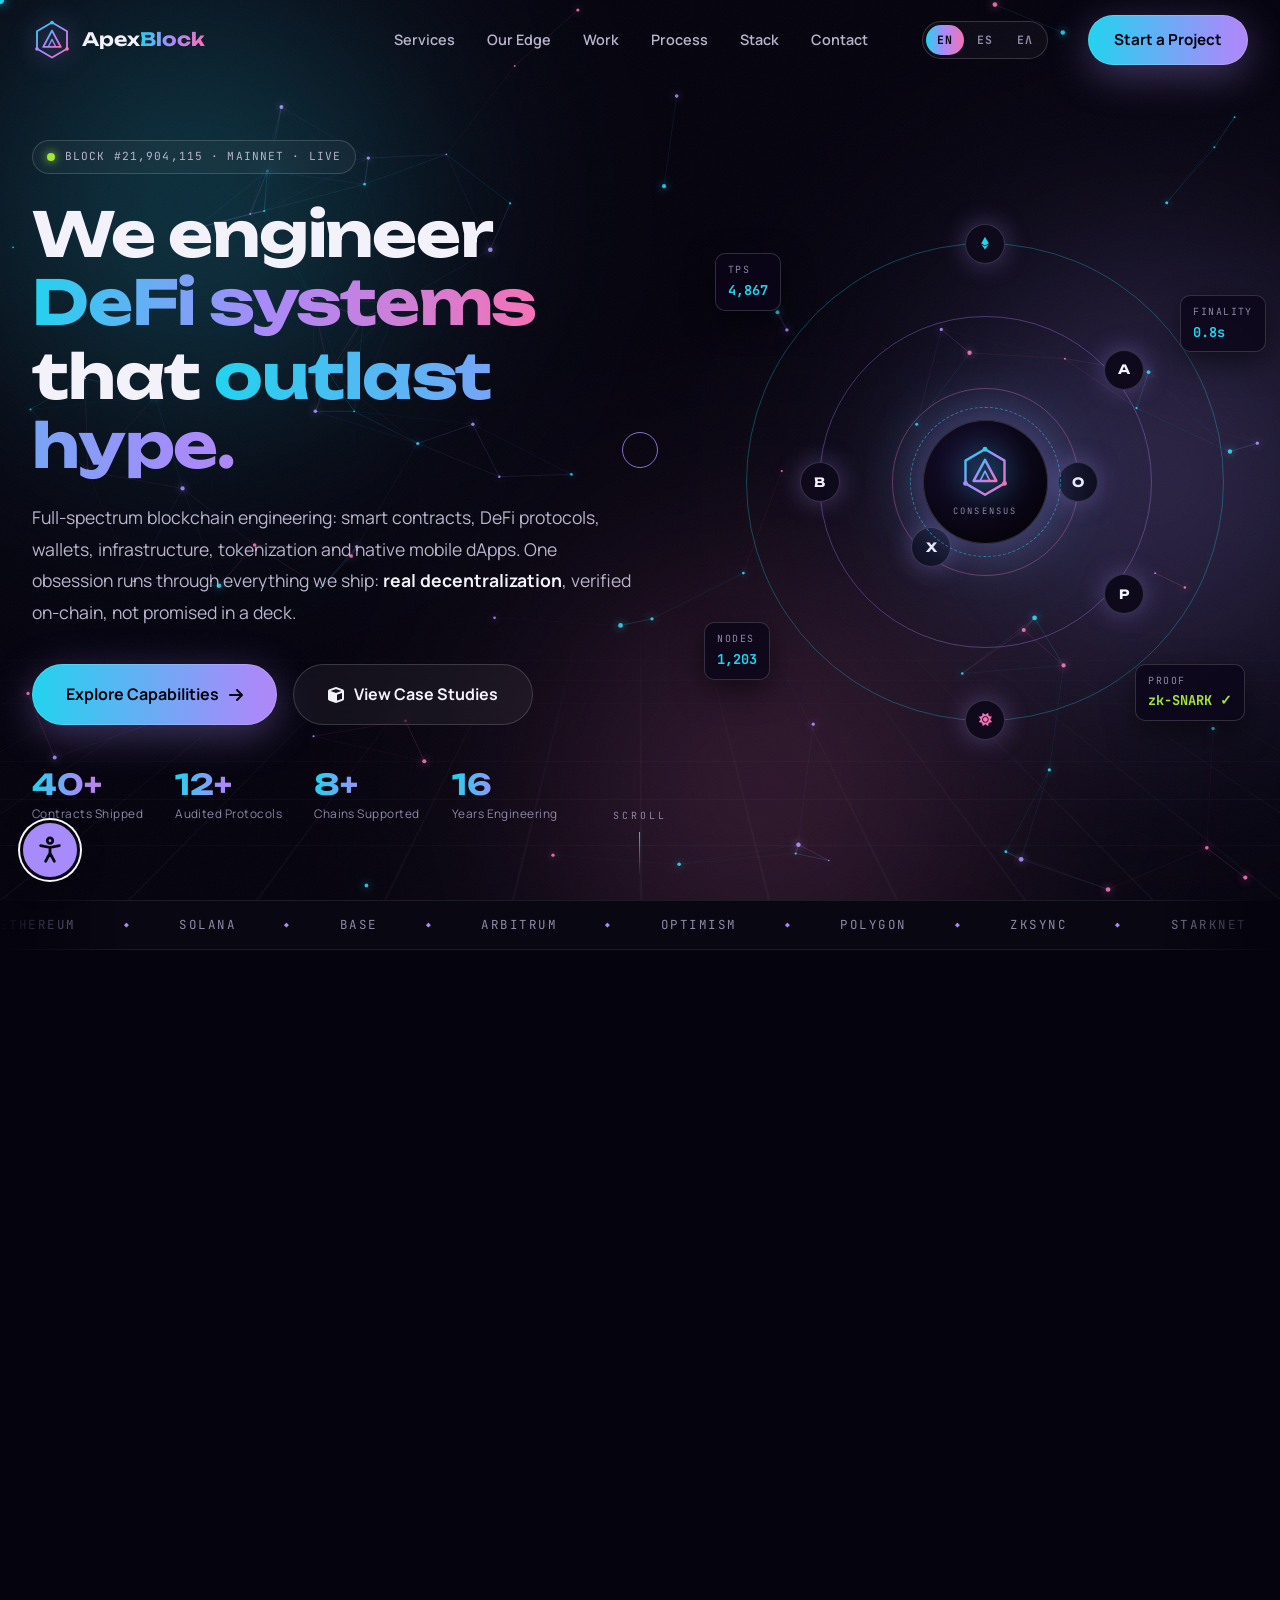
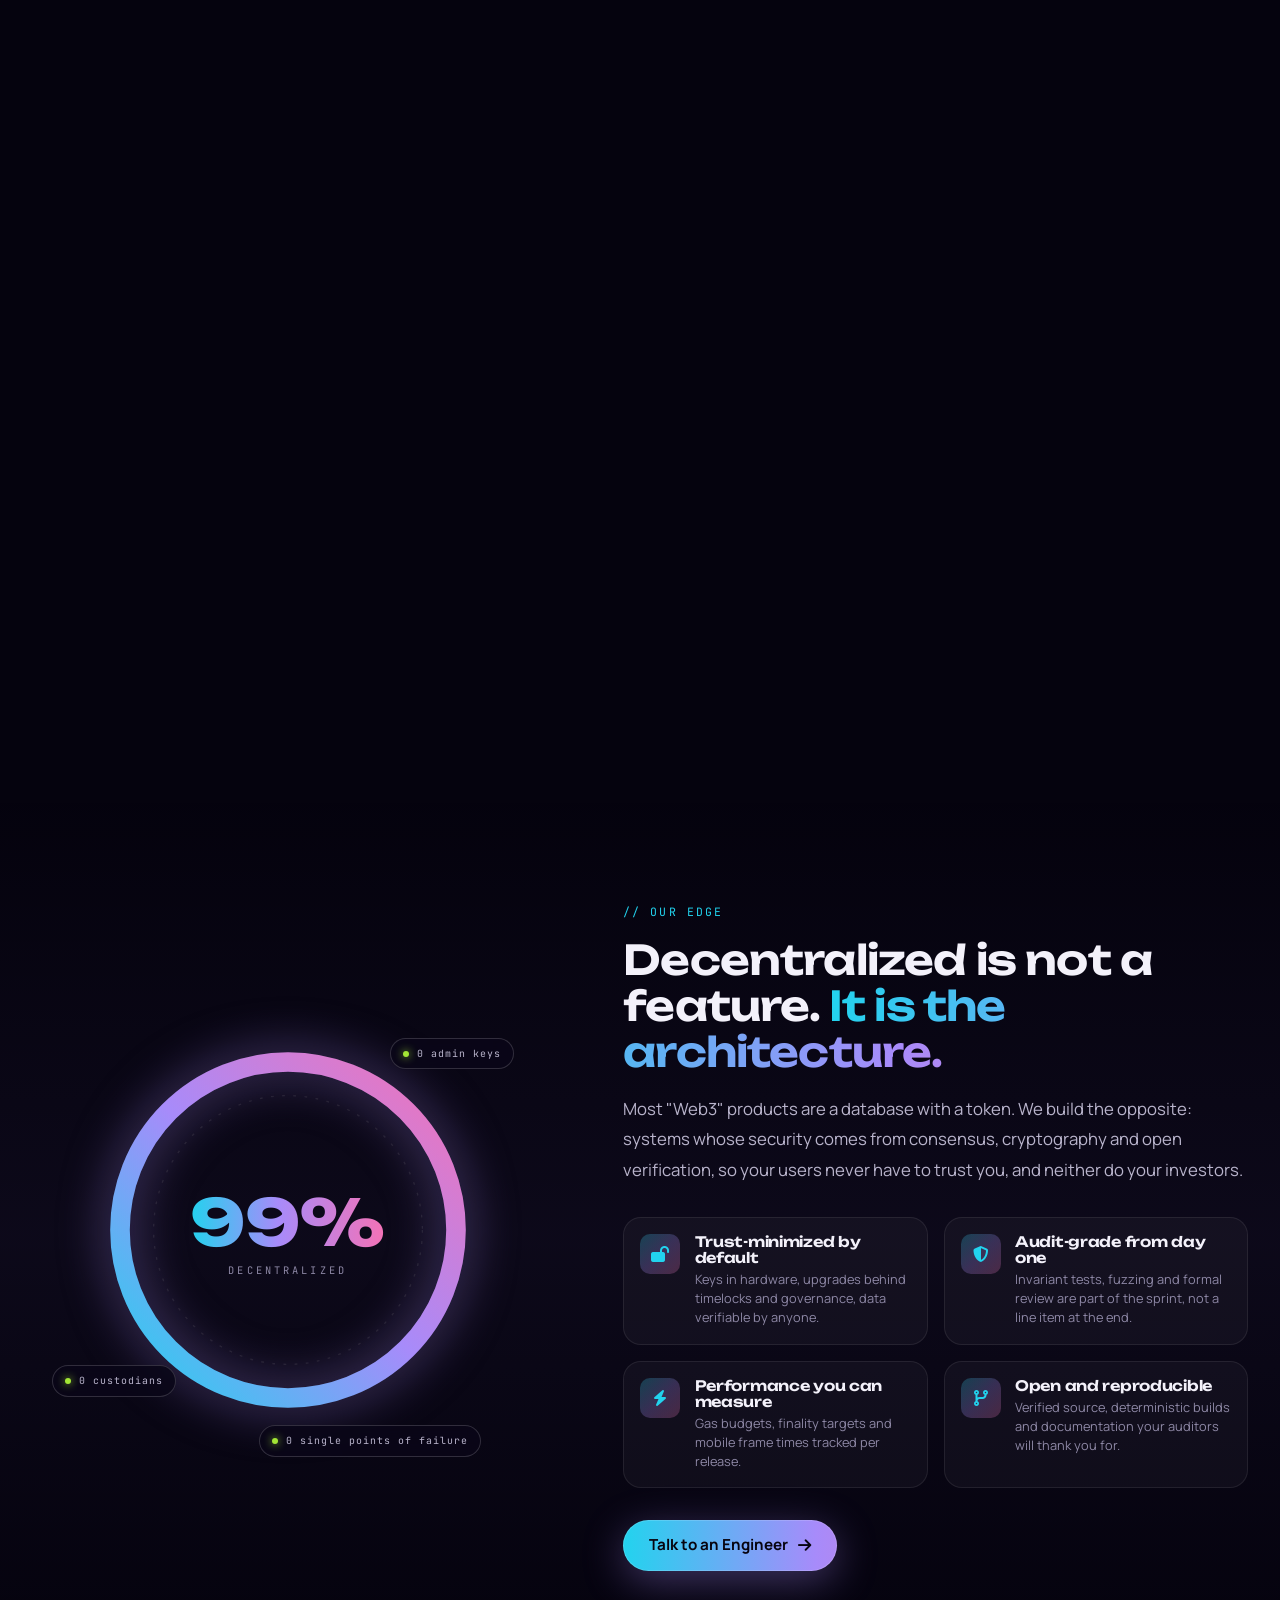
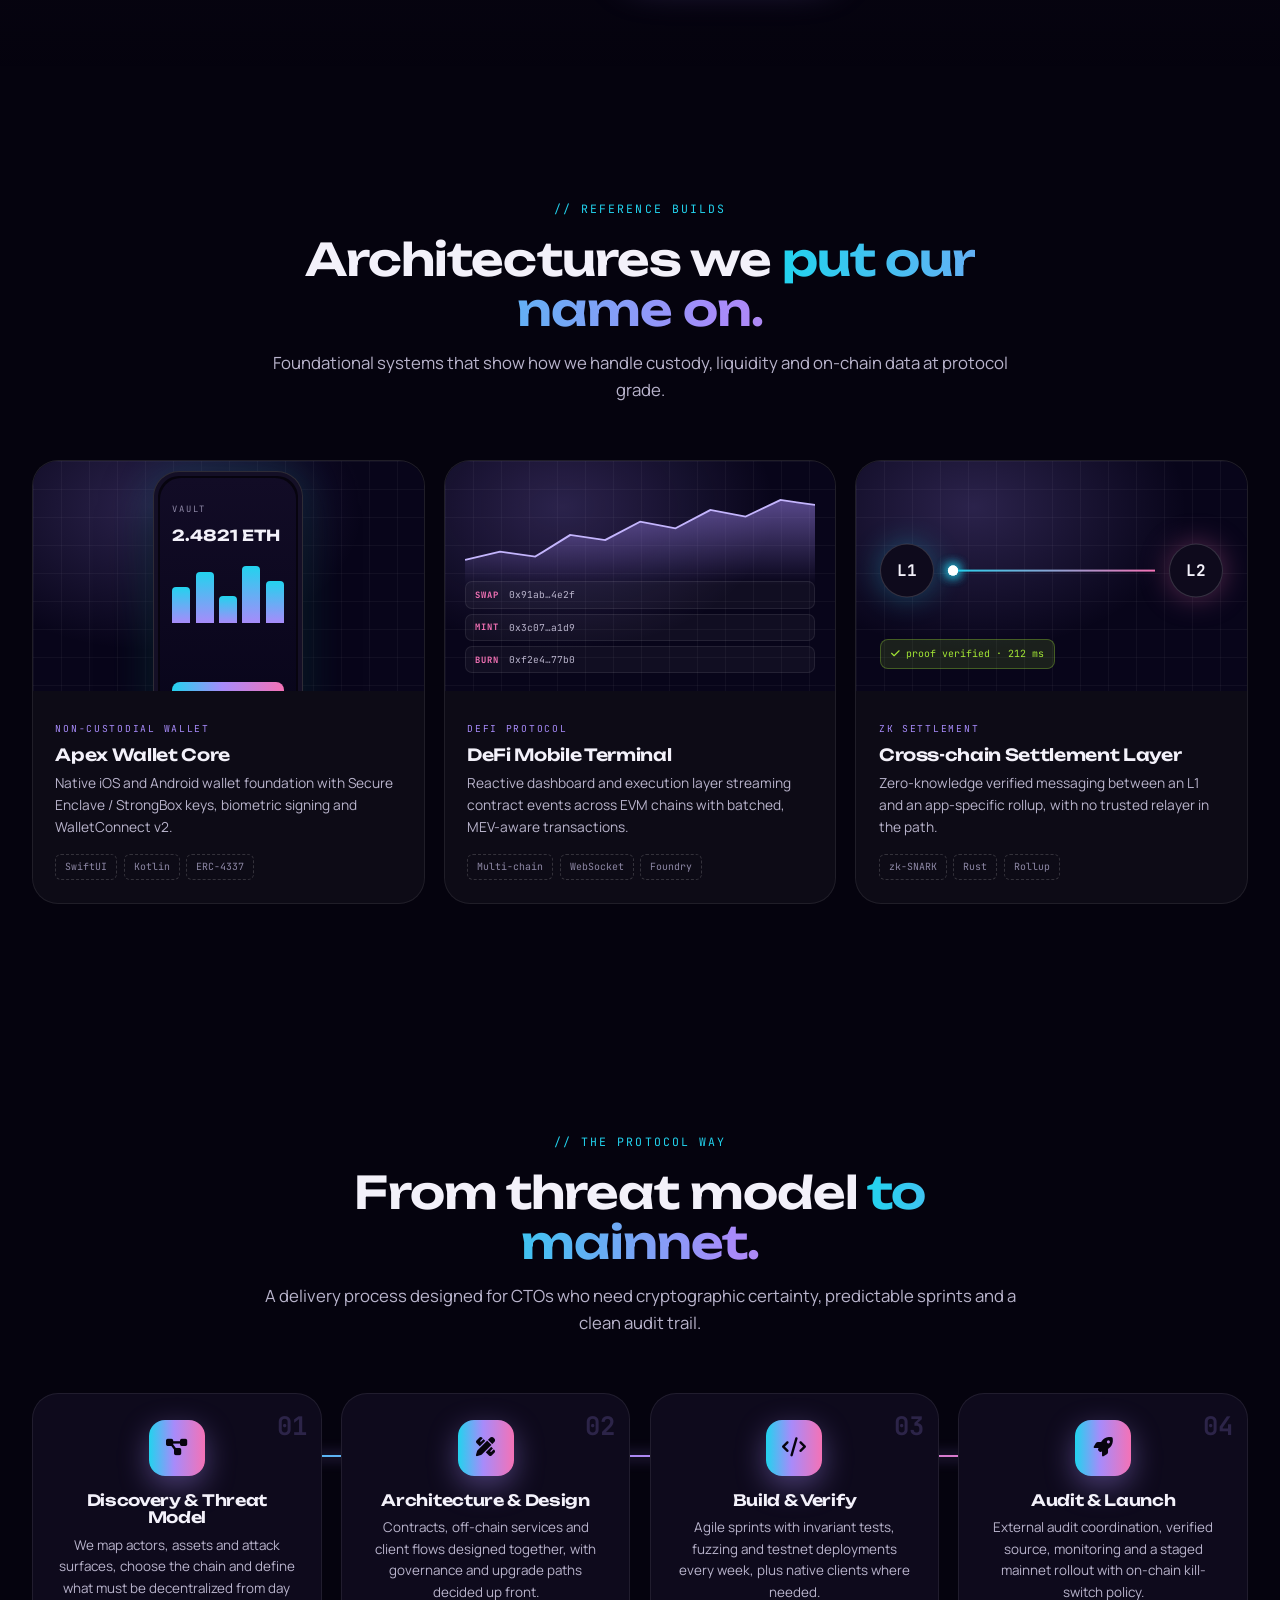
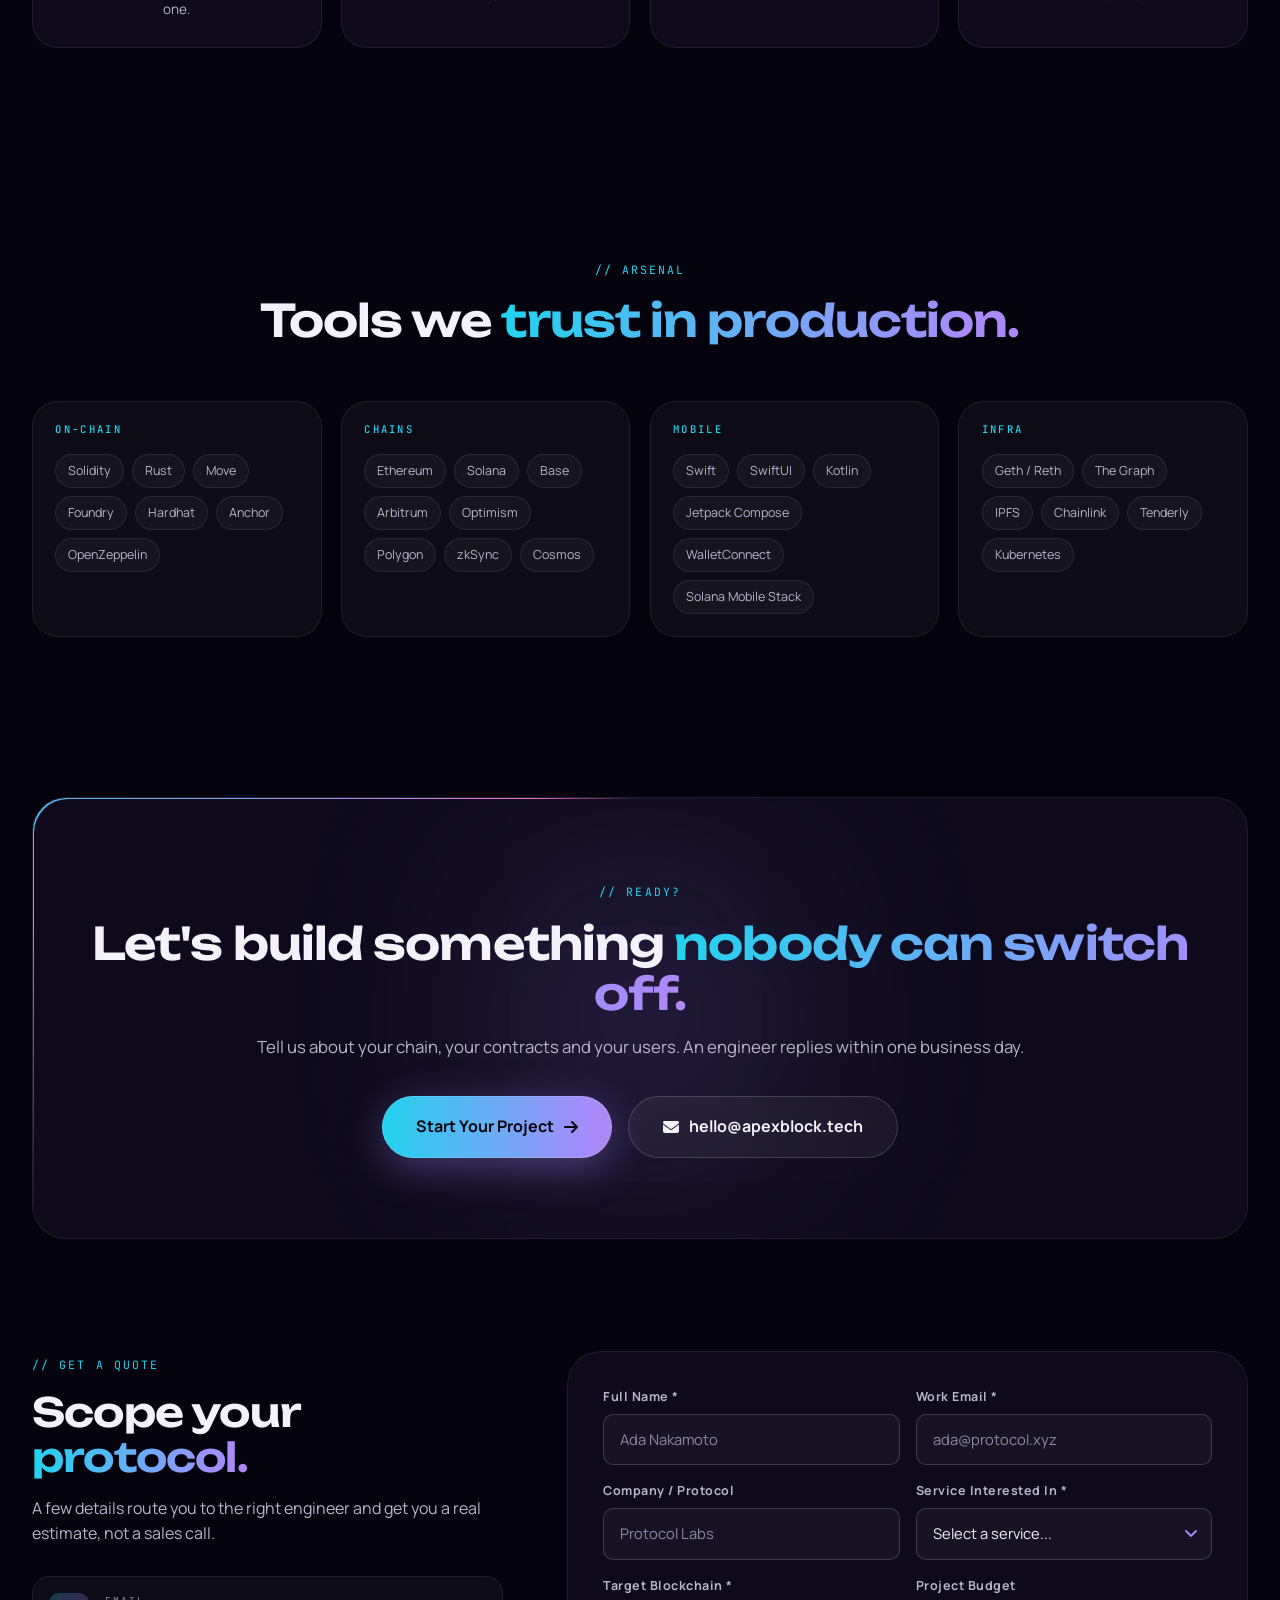
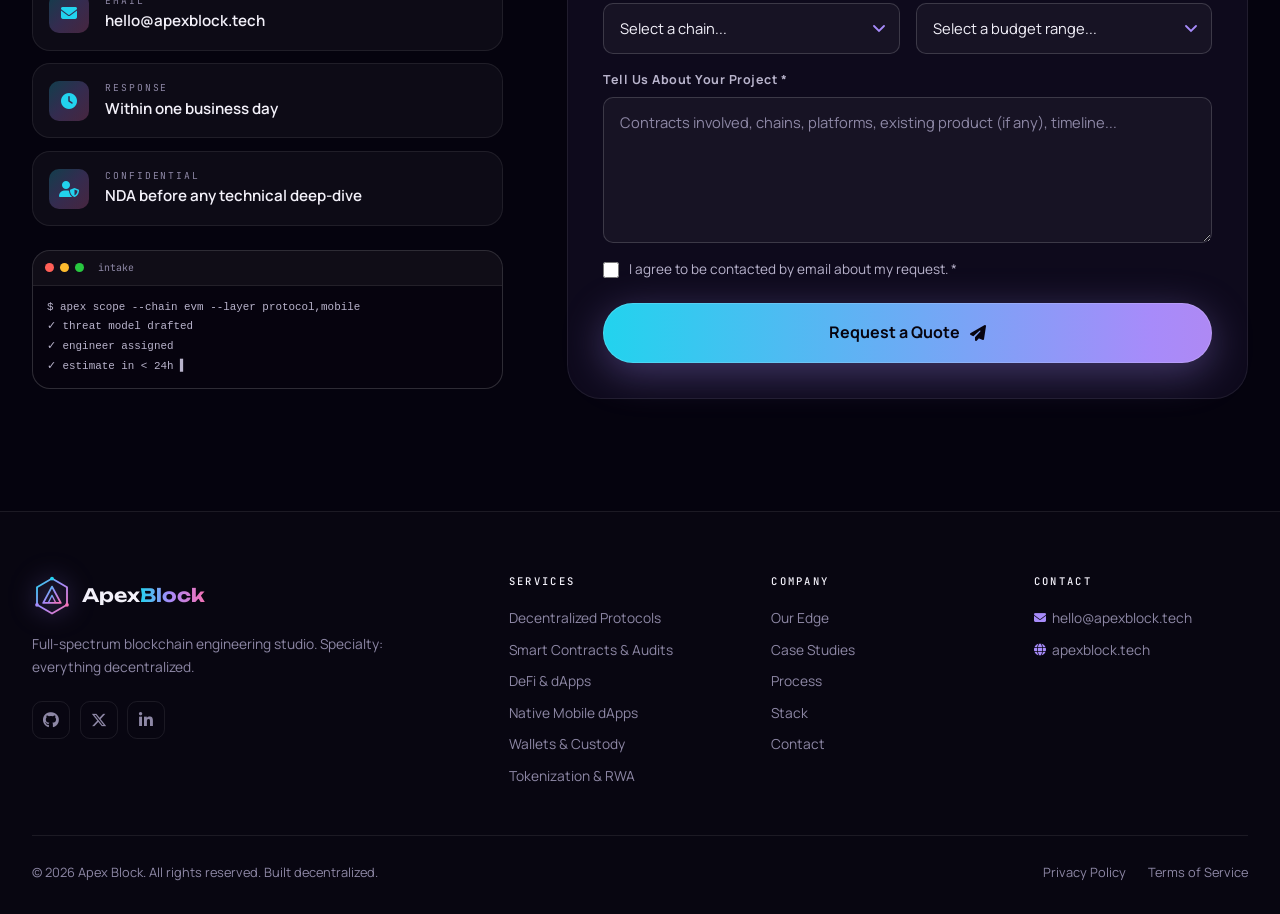
<file: index.html>
<!DOCTYPE html>
<html lang="en">
<head>
  <meta charset="UTF-8" />
  <meta name="viewport" content="width=device-width, initial-scale=1.0" />
  <title data-i18n="meta.title">Apex Block — Decentralized Engineering Studio</title>
  <meta name="description" data-i18n-attr="content:meta.desc" content="Apex Block is a full-spectrum blockchain engineering studio: smart contracts and audits, DeFi protocols, native mobile dApps, wallets and custody, tokenization, infrastructure and ZK rollups. Our specialty is everything decentralized." />
  <meta name="keywords" content="Apex Block, blockchain development, smart contracts, DeFi, dApp, Web3, decentralized, wallet, tokenization, RWA, zero knowledge, rollups, Solidity, Rust, Swift, Kotlin" />
  <meta property="og:title" content="Apex Block — Decentralized Engineering Studio" />
  <meta property="og:description" content="Full-spectrum blockchain engineering. Our specialty: everything decentralized." />
  <meta property="og:type" content="website" />
  <meta property="og:url" content="https://apexblock.tech/" />
  <meta name="theme-color" content="#05030E" />
  <link rel="icon" type="image/svg+xml" href="images/logo.svg" />

  <link rel="preconnect" href="https://fonts.googleapis.com" />
  <link rel="preconnect" href="https://fonts.gstatic.com" crossorigin />
  <link href="https://fonts.googleapis.com/css2?family=Unbounded:wght@400;500;600;700;800&family=Manrope:wght@300;400;500;600;700&family=JetBrains+Mono:wght@400;500;700&display=swap" rel="stylesheet" />
  <link rel="stylesheet" href="https://cdnjs.cloudflare.com/ajax/libs/font-awesome/6.5.0/css/all.min.css" />

  <link rel="stylesheet" href="styles.css?v=4" />
  <script src="i18n.js?v=1"></script>
  <script src="a11y-widget.js?v=1"></script>
</head>
<body>

  <div class="scroll-progress" id="scrollProgress" aria-hidden="true"></div>
  <div class="cursor-dot" id="cursorDot" aria-hidden="true"></div>
  <div class="cursor-ring" id="cursorRing" aria-hidden="true"></div>
  <div class="noise" aria-hidden="true"></div>

  <!-- ========== NAV ========== -->
  <nav class="navbar" id="navbar">
    <div class="nav-inner">
      <a href="#home" class="nav-logo">
        <img src="images/logo.svg" alt="Apex Block logo" width="40" height="40" />
        <span>Apex<b>Block</b></span>
      </a>
      <ul class="nav-links" id="navLinks">
        <li><a href="#services" class="nav-link" data-i18n="nav.services">Services</a></li>
        <li><a href="#edge" class="nav-link" data-i18n="nav.edge">Our Edge</a></li>
        <li><a href="#work" class="nav-link" data-i18n="nav.work">Work</a></li>
        <li><a href="#process" class="nav-link" data-i18n="nav.process">Process</a></li>
        <li><a href="#stack" class="nav-link" data-i18n="nav.stack">Stack</a></li>
        <li><a href="#contact" class="nav-link" data-i18n="nav.contact">Contact</a></li>
      </ul>
      <div class="lang-switch" role="group" aria-label="Language" data-i18n-attr="aria-label:lang.group">
        <button type="button" class="lang-btn" data-set-lang="en" lang="en" aria-label="English" aria-pressed="true">EN</button>
        <button type="button" class="lang-btn" data-set-lang="es" lang="es" aria-label="Español" aria-pressed="false">ES</button>
        <button type="button" class="lang-btn" data-set-lang="el" lang="el" aria-label="Ελληνικά" aria-pressed="false">ΕΛ</button>
      </div>
      <a href="#contact" class="btn btn-neon nav-cta"><span data-i18n="nav.cta">Start a Project</span></a>
      <button class="hamburger" id="hamburger" aria-label="Toggle navigation" data-i18n-attr="aria-label:nav.toggle" aria-expanded="false" aria-controls="navLinks"><span></span><span></span><span></span></button>
    </div>
  </nav>

  <main id="main">

  <!-- ========== HERO ========== -->
  <section class="hero" id="home">
    <canvas id="meshCanvas" class="mesh-canvas" aria-hidden="true"></canvas>
    <div class="aurora aurora-1" aria-hidden="true"></div>
    <div class="aurora aurora-2" aria-hidden="true"></div>
    <div class="aurora aurora-3" aria-hidden="true"></div>
    <div class="hero-grid" aria-hidden="true"></div>

    <div class="hero-inner">
      <div class="hero-copy" data-reveal>
        <div class="hero-badge"><span class="badge-pulse"></span><span class="mono">BLOCK #<span id="blockTicker">21,904,113</span> · MAINNET · LIVE</span></div>
        <h1 class="hero-title">
          <span class="line" data-i18n="hero.l1">We engineer</span>
          <span class="line rotator-wrap"><span class="rotator" id="rotator" aria-live="polite" data-i18n="hero.rot0">decentralized protocols</span></span>
          <span class="line" data-i18n="hero.l3">that <span class="holo">outlast hype.</span></span>
        </h1>
        <p class="hero-sub" data-i18n="hero.sub">
          Full-spectrum blockchain engineering: smart contracts, DeFi protocols, wallets, infrastructure, tokenization and native mobile dApps.
          One obsession runs through everything we ship: <strong>real decentralization</strong>, verified on-chain, not promised in a deck.
        </p>
        <div class="hero-ctas">
          <a href="#services" class="btn btn-neon btn-lg"><span data-i18n="hero.cta1">Explore Capabilities <i class="fas fa-arrow-right"></i></span></a>
          <a href="#work" class="btn btn-glass btn-lg" data-i18n="hero.cta2"><i class="fas fa-cube"></i> View Case Studies</a>
        </div>
        <div class="hero-stats">
          <div class="stat"><span class="stat-num"><span data-count="40">0</span>+</span><span class="stat-lbl" data-i18n="hero.s1">Contracts Shipped</span></div>
          <div class="stat"><span class="stat-num"><span data-count="12">0</span>+</span><span class="stat-lbl" data-i18n="hero.s2">Audited Protocols</span></div>
          <div class="stat"><span class="stat-num"><span data-count="8">0</span>+</span><span class="stat-lbl" data-i18n="hero.s3">Chains Supported</span></div>
          <div class="stat"><span class="stat-num"><span data-count="16">0</span></span><span class="stat-lbl" data-i18n="hero.s4">Years Engineering</span></div>
        </div>
      </div>

      <!-- Orbital core visual -->
      <div class="hero-visual" data-reveal data-delay="150">
        <div class="orbital" id="orbital">
          <div class="orbit orbit-1"><span class="node n-eth" title="Ethereum"><i class="fab fa-ethereum"></i></span><span class="node n-sol" title="Solana"><i class="fas fa-sun"></i></span></div>
          <div class="orbit orbit-2"><span class="node" title="Base">B</span><span class="node" title="Arbitrum">A</span><span class="node" title="Polygon">P</span></div>
          <div class="orbit orbit-3"><span class="node" title="Optimism">O</span><span class="node" title="Avalanche">X</span></div>
          <div class="core">
            <div class="core-ring"></div>
            <img src="images/logo.svg" alt="" width="72" height="72" />
            <span class="core-lbl mono" data-i18n="hero.core">CONSENSUS</span>
          </div>
          <div class="hud hud-1 mono"><span class="hud-k">TPS</span><span class="hud-v" id="hudTps">4,812</span></div>
          <div class="hud hud-2 mono"><span class="hud-k" data-i18n="hero.hud2">FINALITY</span><span class="hud-v">0.8s</span></div>
          <div class="hud hud-3 mono"><span class="hud-k" data-i18n="hero.hud3">NODES</span><span class="hud-v" id="hudNodes">1,204</span></div>
          <div class="hud hud-4 mono"><span class="hud-k" data-i18n="hero.hud4">PROOF</span><span class="hud-v">zk-SNARK ✓</span></div>
        </div>
      </div>
    </div>

    <div class="hero-scroll mono"><span data-i18n="hero.scroll">SCROLL</span><span class="scroll-bar"></span></div>
  </section>

  <!-- ========== TICKER ========== -->
  <div class="ticker" aria-hidden="true">
    <div class="ticker-track">
      <span>Ethereum</span><span>Solana</span><span>Base</span><span>Arbitrum</span><span>Optimism</span><span>Polygon</span><span>zkSync</span><span>Starknet</span><span>Avalanche</span><span>Cosmos</span><span>Solidity</span><span>Rust</span><span>Move</span><span>Swift</span><span>Kotlin</span><span>Foundry</span><span>Anchor</span><span>WalletConnect</span><span>The Graph</span><span>IPFS</span>
      <span>Ethereum</span><span>Solana</span><span>Base</span><span>Arbitrum</span><span>Optimism</span><span>Polygon</span><span>zkSync</span><span>Starknet</span><span>Avalanche</span><span>Cosmos</span><span>Solidity</span><span>Rust</span><span>Move</span><span>Swift</span><span>Kotlin</span><span>Foundry</span><span>Anchor</span><span>WalletConnect</span><span>The Graph</span><span>IPFS</span>
    </div>
  </div>

  <!-- ========== SERVICES (BENTO) ========== -->
  <section class="services" id="services">
    <div class="container">
      <div class="sec-head" data-reveal>
        <span class="eyebrow mono" data-i18n="svc.eyebrow">// CAPABILITIES</span>
        <h2 data-i18n="svc.title">Every layer of the <span class="holo">blockchain stack.</span></h2>
        <p data-i18n="svc.sub">From the EVM bytecode to the pixel on a phone screen. Nine disciplines, one standard: production-grade, audited, decentralized by design.</p>
      </div>

      <div class="bento">
        <article class="card card-xl spotlight tilt" data-reveal>
          <div class="card-tag mono" data-i18n="svc.tagSpecialty"><i class="fas fa-star"></i> OUR SPECIALTY</div>
          <div class="card-icon"><i class="fas fa-circle-nodes"></i></div>
          <h3 data-i18n="svc.1.t">Decentralized Protocol Engineering</h3>
          <p data-i18n="svc.1.p">Trust-minimized systems where no single party, including us, can halt, censor or upgrade without consensus. We design the governance, the on-chain primitives and the economic incentives as one coherent machine.</p>
          <ul class="card-list">
            <li data-i18n="svc.1.f1"><i class="fas fa-check"></i> Permissionless architecture & governance design</li>
            <li data-i18n="svc.1.f2"><i class="fas fa-check"></i> Tokenomics, incentive and attack-surface modelling</li>
            <li data-i18n="svc.1.f3"><i class="fas fa-check"></i> Immutable or timelocked upgrade paths</li>
            <li data-i18n="svc.1.f4"><i class="fas fa-check"></i> Decentralized sequencing, storage & oracles</li>
          </ul>
          <div class="card-viz" aria-hidden="true">
            <svg viewBox="0 0 320 180" class="net-svg">
              <g class="net-lines" stroke="url(#nl)" stroke-width="1" fill="none">
                <defs><linearGradient id="nl" x1="0" x2="1"><stop offset="0" stop-color="#22D3EE"/><stop offset="1" stop-color="#F472B6"/></linearGradient></defs>
                <path d="M40 40 L160 90 L280 40 M40 140 L160 90 L280 140 M40 40 L40 140 M280 40 L280 140 M160 20 L160 90 L160 160 M40 40 L160 20 L280 40 M40 140 L160 160 L280 140"/>
              </g>
              <g class="net-nodes" fill="#0B0718" stroke="#A78BFA" stroke-width="2">
                <circle cx="40" cy="40" r="7"/><circle cx="280" cy="40" r="7"/><circle cx="40" cy="140" r="7"/><circle cx="280" cy="140" r="7"/><circle cx="160" cy="20" r="7"/><circle cx="160" cy="160" r="7"/>
                <circle cx="160" cy="90" r="11" stroke="#22D3EE"/>
              </g>
              <circle class="packet p1" r="3" fill="#F472B6"/><circle class="packet p2" r="3" fill="#22D3EE"/><circle class="packet p3" r="3" fill="#A3E635"/>
            </svg>
          </div>
        </article>

        <article class="card spotlight tilt" data-reveal data-delay="60">
          <div class="card-icon"><i class="fas fa-file-contract"></i></div>
          <h3 data-i18n="svc.2.t">Smart Contracts & Audits</h3>
          <p data-i18n="svc.2.p">Solidity, Rust and Move contracts written with formal invariants, fuzzed with Foundry and reviewed line by line before mainnet.</p>
          <span class="card-foot mono">EVM · SOLANA · MOVE</span>
        </article>

        <article class="card spotlight tilt" data-reveal data-delay="120">
          <div class="card-icon"><i class="fas fa-chart-line"></i></div>
          <h3 data-i18n="svc.3.t">DeFi & dApp Protocols</h3>
          <p data-i18n="svc.3.p">AMMs, lending markets, vaults, perps and staking systems with battle-tested math and MEV-aware execution.</p>
          <span class="card-foot mono">AMM · LENDING · PERPS</span>
        </article>

        <article class="card spotlight tilt card-mobile" data-reveal data-delay="180">
          <div class="card-tag mono" data-i18n="svc.tagNative"><i class="fas fa-mobile-screen"></i> NATIVE ONLY</div>
          <div class="card-icon"><i class="fas fa-mobile-screen-button"></i></div>
          <h3 data-i18n="svc.4.t">Native Mobile dApps</h3>
          <p data-i18n="svc.4.p">SwiftUI and Jetpack Compose apps with hardware-backed keys, biometric signing and battery-aware RPC layers. No WebViews, no wrappers.</p>
          <span class="card-foot mono">SWIFT · KOTLIN · SEED VAULT</span>
        </article>

        <article class="card spotlight tilt" data-reveal data-delay="240">
          <div class="card-icon"><i class="fas fa-wallet"></i></div>
          <h3 data-i18n="svc.5.t">Wallets & Custody</h3>
          <p data-i18n="svc.5.p">Non-custodial wallets, MPC and multisig setups, account abstraction and WalletConnect integrations with zero friction.</p>
          <span class="card-foot mono">MPC · ERC-4337 · MULTISIG</span>
        </article>

        <article class="card spotlight tilt" data-reveal data-delay="300">
          <div class="card-icon"><i class="fas fa-coins"></i></div>
          <h3 data-i18n="svc.6.t">Tokenization & RWA</h3>
          <p data-i18n="svc.6.p">Token standards, compliant issuance flows, NFT infrastructure and real-world-asset rails built for regulators and users alike.</p>
          <span class="card-foot mono">ERC-20 · ERC-721 · ERC-3643</span>
        </article>

        <article class="card spotlight tilt" data-reveal data-delay="360">
          <div class="card-icon"><i class="fas fa-server"></i></div>
          <h3 data-i18n="svc.7.t">Infrastructure & Indexing</h3>
          <p data-i18n="svc.7.p">Validator and RPC nodes, subgraphs, custom indexers and event pipelines that keep your product fast at scale.</p>
          <span class="card-foot mono">NODES · RPC · THE GRAPH</span>
        </article>

        <article class="card spotlight tilt" data-reveal data-delay="420">
          <div class="card-icon"><i class="fas fa-eye-slash"></i></div>
          <h3 data-i18n="svc.8.t">ZK, L2 & Interoperability</h3>
          <p data-i18n="svc.8.p">Zero-knowledge circuits, rollup deployments and cross-chain messaging that preserve security while cutting costs.</p>
          <span class="card-foot mono">ZK-SNARK · ROLLUPS · BRIDGES</span>
        </article>

        <article class="card spotlight tilt" data-reveal data-delay="480">
          <div class="card-icon"><i class="fas fa-compass-drafting"></i></div>
          <h3 data-i18n="svc.9.t">Web3 Architecture & Advisory</h3>
          <p data-i18n="svc.9.p">Chain selection, threat modelling, decentralization roadmaps and technical due diligence for founders and CTOs.</p>
          <span class="card-foot mono" data-i18n="svc.9.foot">STRATEGY · AUDIT · ROADMAP</span>
        </article>
      </div>
    </div>
  </section>

  <!-- ========== OUR EDGE ========== -->
  <section class="edge" id="edge">
    <div class="container edge-grid">
      <div class="edge-visual" data-reveal>
        <div class="dial">
          <svg viewBox="0 0 300 300" class="dial-svg" aria-hidden="true">
            <defs>
              <linearGradient id="dg" x1="0" y1="0" x2="1" y2="1"><stop offset="0" stop-color="#22D3EE"/><stop offset=".5" stop-color="#A78BFA"/><stop offset="1" stop-color="#F472B6"/></linearGradient>
            </defs>
            <circle cx="150" cy="150" r="120" fill="none" stroke="rgba(255,255,255,.06)" stroke-width="14"/>
            <circle class="dial-arc" cx="150" cy="150" r="120" fill="none" stroke="url(#dg)" stroke-width="14" stroke-linecap="round" stroke-dasharray="754" stroke-dashoffset="754" transform="rotate(-90 150 150)"/>
            <circle cx="150" cy="150" r="96" fill="none" stroke="rgba(255,255,255,.08)" stroke-dasharray="2 6"/>
          </svg>
          <div class="dial-center">
            <span class="dial-num"><span data-count="100">0</span>%</span>
            <span class="dial-lbl mono" data-i18n="edge.dial">DECENTRALIZED</span>
          </div>
          <div class="dial-chip c1 mono" data-i18n="edge.c1">0 admin keys</div>
          <div class="dial-chip c2 mono" data-i18n="edge.c2">0 custodians</div>
          <div class="dial-chip c3 mono" data-i18n="edge.c3">0 single points of failure</div>
        </div>
      </div>
      <div class="edge-copy" data-reveal data-delay="120">
        <span class="eyebrow mono" data-i18n="edge.eyebrow">// OUR EDGE</span>
        <h2 data-i18n="edge.title">Decentralized is not a feature. <span class="holo">It is the architecture.</span></h2>
        <p data-i18n="edge.p">Most "Web3" products are a database with a token. We build the opposite: systems whose security comes from consensus, cryptography and open verification, so your users never have to trust you, and neither do your investors.</p>
        <div class="edge-points">
          <div class="point"><span class="point-i"><i class="fas fa-lock-open"></i></span><div><h4 data-i18n="edge.p1t">Trust-minimized by default</h4><p data-i18n="edge.p1p">Keys in hardware, upgrades behind timelocks and governance, data verifiable by anyone.</p></div></div>
          <div class="point"><span class="point-i"><i class="fas fa-shield-halved"></i></span><div><h4 data-i18n="edge.p2t">Audit-grade from day one</h4><p data-i18n="edge.p2p">Invariant tests, fuzzing and formal review are part of the sprint, not a line item at the end.</p></div></div>
          <div class="point"><span class="point-i"><i class="fas fa-bolt"></i></span><div><h4 data-i18n="edge.p3t">Performance you can measure</h4><p data-i18n="edge.p3p">Gas budgets, finality targets and mobile frame times tracked per release.</p></div></div>
          <div class="point"><span class="point-i"><i class="fas fa-code-branch"></i></span><div><h4 data-i18n="edge.p4t">Open and reproducible</h4><p data-i18n="edge.p4p">Verified source, deterministic builds and documentation your auditors will thank you for.</p></div></div>
        </div>
        <a href="#contact" class="btn btn-neon"><span data-i18n="edge.cta">Talk to an Engineer <i class="fas fa-arrow-right"></i></span></a>
      </div>
    </div>
  </section>

  <!-- ========== WORK ========== -->
  <section class="work" id="work">
    <div class="container">
      <div class="sec-head" data-reveal>
        <span class="eyebrow mono" data-i18n="work.eyebrow">// REFERENCE BUILDS</span>
        <h2 data-i18n="work.title">Architectures we <span class="holo">put our name on.</span></h2>
        <p data-i18n="work.sub">Foundational systems that show how we handle custody, liquidity and on-chain data at protocol grade.</p>
      </div>
      <div class="work-grid">
        <article class="work-card spotlight" data-reveal>
          <div class="work-media wm-1">
            <div class="wm-phone"><div class="wm-screen"><span class="mono">VAULT</span><strong>2.4821 ETH</strong><div class="wm-bars"><i style="--h:60%"></i><i style="--h:85%"></i><i style="--h:45%"></i><i style="--h:95%"></i><i style="--h:70%"></i></div><em><i class="fas fa-fingerprint"></i> <span data-i18n="work.sign">Sign</span></em></div></div>
          </div>
          <div class="work-body">
            <span class="work-tag mono" data-i18n="work.1.tag">NON-CUSTODIAL WALLET</span>
            <h3>Apex Wallet Core</h3>
            <p data-i18n="work.1.p">Native iOS and Android wallet foundation with Secure Enclave / StrongBox keys, biometric signing and WalletConnect v2.</p>
            <div class="work-meta mono"><span>SwiftUI</span><span>Kotlin</span><span>ERC-4337</span></div>
          </div>
        </article>
        <article class="work-card spotlight" data-reveal data-delay="100">
          <div class="work-media wm-2">
            <div class="wm-chart"><svg viewBox="0 0 300 120" preserveAspectRatio="none"><defs><linearGradient id="wa" x1="0" y1="0" x2="0" y2="1"><stop offset="0" stop-color="#A78BFA" stop-opacity=".5"/><stop offset="1" stop-color="#A78BFA" stop-opacity="0"/></linearGradient></defs><path d="M0 90 L30 80 L60 86 L90 60 L120 66 L150 44 L180 52 L210 30 L240 38 L270 18 L300 24 L300 120 L0 120Z" fill="url(#wa)"/><path d="M0 90 L30 80 L60 86 L90 60 L120 66 L150 44 L180 52 L210 30 L240 38 L270 18 L300 24" fill="none" stroke="#C4B5FD" stroke-width="2"/></svg></div>
            <div class="wm-rows mono"><span><b>SWAP</b> 0x91ab…4e2f</span><span><b>MINT</b> 0x3c07…a1d9</span><span><b>BURN</b> 0xf2e4…77b0</span></div>
          </div>
          <div class="work-body">
            <span class="work-tag mono" data-i18n="work.2.tag">DEFI PROTOCOL</span>
            <h3>DeFi Mobile Terminal</h3>
            <p data-i18n="work.2.p">Reactive dashboard and execution layer streaming contract events across EVM chains with batched, MEV-aware transactions.</p>
            <div class="work-meta mono"><span>Multi-chain</span><span>WebSocket</span><span>Foundry</span></div>
          </div>
        </article>
        <article class="work-card spotlight" data-reveal data-delay="200">
          <div class="work-media wm-3">
            <div class="wm-bridge"><span class="chain-a mono">L1</span><div class="beam"><i></i><i></i><i></i></div><span class="chain-b mono">L2</span></div>
            <div class="wm-proof mono" data-i18n="work.proof"><i class="fas fa-check"></i> proof verified · 212 ms</div>
          </div>
          <div class="work-body">
            <span class="work-tag mono" data-i18n="work.3.tag">ZK SETTLEMENT</span>
            <h3 data-i18n="work.3.t">Cross-chain Settlement Layer</h3>
            <p data-i18n="work.3.p">Zero-knowledge verified messaging between an L1 and an app-specific rollup, with no trusted relayer in the path.</p>
            <div class="work-meta mono"><span>zk-SNARK</span><span>Rust</span><span>Rollup</span></div>
          </div>
        </article>
      </div>
    </div>
  </section>

  <!-- ========== PROCESS ========== -->
  <section class="process" id="process">
    <div class="container">
      <div class="sec-head" data-reveal>
        <span class="eyebrow mono" data-i18n="pr.eyebrow">// THE PROTOCOL WAY</span>
        <h2 data-i18n="pr.title">From threat model <span class="holo">to mainnet.</span></h2>
        <p data-i18n="pr.sub">A delivery process designed for CTOs who need cryptographic certainty, predictable sprints and a clean audit trail.</p>
      </div>
      <div class="steps" id="steps">
        <div class="steps-line"><span id="stepsFill"></span></div>
        <div class="step" data-reveal><span class="step-n mono">01</span><div class="step-i"><i class="fas fa-diagram-project"></i></div><h3 data-i18n="pr.1t">Discovery & Threat Model</h3><p data-i18n="pr.1p">We map actors, assets and attack surfaces, choose the chain and define what must be decentralized from day one.</p></div>
        <div class="step" data-reveal data-delay="100"><span class="step-n mono">02</span><div class="step-i"><i class="fas fa-pen-ruler"></i></div><h3 data-i18n="pr.2t">Architecture & Design</h3><p data-i18n="pr.2p">Contracts, off-chain services and client flows designed together, with governance and upgrade paths decided up front.</p></div>
        <div class="step" data-reveal data-delay="200"><span class="step-n mono">03</span><div class="step-i"><i class="fas fa-code"></i></div><h3 data-i18n="pr.3t">Build & Verify</h3><p data-i18n="pr.3p">Agile sprints with invariant tests, fuzzing and testnet deployments every week, plus native clients where needed.</p></div>
        <div class="step" data-reveal data-delay="300"><span class="step-n mono">04</span><div class="step-i"><i class="fas fa-rocket"></i></div><h3 data-i18n="pr.4t">Audit & Launch</h3><p data-i18n="pr.4p">External audit coordination, verified source, monitoring and a staged mainnet rollout with on-chain kill-switch policy.</p></div>
      </div>
    </div>
  </section>

  <!-- ========== STACK ========== -->
  <section class="stack" id="stack">
    <div class="container">
      <div class="sec-head" data-reveal>
        <span class="eyebrow mono" data-i18n="st.eyebrow">// ARSENAL</span>
        <h2 data-i18n="st.title">Tools we <span class="holo">trust in production.</span></h2>
      </div>
      <div class="stack-grid" data-reveal>
        <div class="stack-col"><h4 class="mono" data-i18n="st.c1">ON-CHAIN</h4><span>Solidity</span><span>Rust</span><span>Move</span><span>Foundry</span><span>Hardhat</span><span>Anchor</span><span>OpenZeppelin</span></div>
        <div class="stack-col"><h4 class="mono" data-i18n="st.c2">CHAINS</h4><span>Ethereum</span><span>Solana</span><span>Base</span><span>Arbitrum</span><span>Optimism</span><span>Polygon</span><span>zkSync</span><span>Cosmos</span></div>
        <div class="stack-col"><h4 class="mono" data-i18n="st.c3">MOBILE</h4><span>Swift</span><span>SwiftUI</span><span>Kotlin</span><span>Jetpack Compose</span><span>WalletConnect</span><span>Solana Mobile Stack</span></div>
        <div class="stack-col"><h4 class="mono" data-i18n="st.c4">INFRA</h4><span>Geth / Reth</span><span>The Graph</span><span>IPFS</span><span>Chainlink</span><span>Tenderly</span><span>Kubernetes</span></div>
      </div>
    </div>
  </section>

  <!-- ========== CTA ========== -->
  <section class="cta" id="cta">
    <div class="container">
      <div class="cta-box" data-reveal>
        <div class="cta-glow"></div>
        <span class="eyebrow mono" data-i18n="cta.eyebrow">// READY?</span>
        <h2 data-i18n="cta.title">Let's build something <span class="holo">nobody can switch off.</span></h2>
        <p data-i18n="cta.sub">Tell us about your chain, your contracts and your users. An engineer replies within one business day.</p>
        <div class="cta-btns">
          <a href="#contact" class="btn btn-neon btn-lg"><span data-i18n="cta.main">Start Your Project <i class="fas fa-arrow-right"></i></span></a>
          <a href="mailto:hello@apexblock.tech" class="btn btn-glass btn-lg"><i class="fas fa-envelope"></i> hello@apexblock.tech</a>
        </div>
      </div>
    </div>
  </section>

  <!-- ========== CONTACT ========== -->
  <section class="contact" id="contact">
    <div class="container contact-grid">
      <div class="contact-side" data-reveal>
        <span class="eyebrow mono" data-i18n="ct.eyebrow">// GET A QUOTE</span>
        <h2 data-i18n="ct.title">Scope your <span class="holo">protocol.</span></h2>
        <p data-i18n="ct.sub">A few details route you to the right engineer and get you a real estimate, not a sales call.</p>
        <ul class="contact-list">
          <li><i class="fas fa-envelope"></i><div><span class="mono" data-i18n="ct.email">EMAIL</span><a href="mailto:hello@apexblock.tech">hello@apexblock.tech</a></div></li>
          <li><i class="fas fa-clock"></i><div><span class="mono" data-i18n="ct.resp">RESPONSE</span><b data-i18n="ct.respV">Within one business day</b></div></li>
          <li><i class="fas fa-user-shield"></i><div><span class="mono" data-i18n="ct.conf">CONFIDENTIAL</span><b data-i18n="ct.confV">NDA before any technical deep-dive</b></div></li>
        </ul>
        <div class="terminal mono" aria-hidden="true">
          <div class="term-head"><i></i><i></i><i></i><span>intake</span></div>
          <pre data-i18n="ct.term">$ apex scope --chain evm --layer protocol,mobile
✓ threat model drafted
✓ engineer assigned
✓ estimate in &lt; 24h ▍</pre>
        </div>
      </div>

      <form class="form" id="contactForm" data-reveal data-delay="120" novalidate>
        <div class="f-row">
          <div class="f-group"><label for="contactName" data-i18n="f.name">Full Name *</label><input type="text" id="contactName" name="name" placeholder="Ada Nakamoto" autocomplete="name" required /></div>
          <div class="f-group"><label for="contactEmail" data-i18n="f.email">Work Email *</label><input type="email" id="contactEmail" name="email" placeholder="ada@protocol.xyz" autocomplete="email" required /></div>
        </div>
        <div class="f-row">
          <div class="f-group"><label for="contactCompany" data-i18n="f.company">Company / Protocol</label><input type="text" id="contactCompany" name="company" placeholder="Protocol Labs" autocomplete="organization" /></div>
          <div class="f-group"><label for="contactService" data-i18n="f.service">Service Interested In *</label>
            <select id="contactService" name="service" required>
              <option value="" data-i18n="f.serviceSel">Select a service...</option>
              <option value="decentralized-protocol" data-i18n="svc.1.t">Decentralized Protocol Engineering</option>
              <option value="smart-contracts" data-i18n="svc.2.t">Smart Contracts & Audits</option>
              <option value="defi" data-i18n="svc.3.t">DeFi & dApp Protocols</option>
              <option value="native-mobile" data-i18n="svc.4.t">Native Mobile dApps</option>
              <option value="wallet-custody" data-i18n="svc.5.t">Wallets & Custody</option>
              <option value="tokenization" data-i18n="svc.6.t">Tokenization & RWA</option>
              <option value="infrastructure" data-i18n="svc.7.t">Infrastructure & Indexing</option>
              <option value="zk-l2" data-i18n="svc.8.t">ZK, L2 & Interoperability</option>
              <option value="advisory" data-i18n="svc.9.t">Web3 Architecture & Advisory</option>
            </select>
          </div>
        </div>
        <div class="f-row">
          <div class="f-group"><label for="contactChain" data-i18n="f.chain">Target Blockchain *</label>
            <select id="contactChain" name="chain" required>
              <option value="" data-i18n="f.chainSel">Select a chain...</option>
              <option value="evm">Ethereum / EVM (Base, Arbitrum, etc.)</option>
              <option value="solana">Solana</option>
              <option value="l2-zk">L2 / ZK Rollup</option>
              <option value="cross-chain" data-i18n="f.chainCross">Cross-chain</option>
              <option value="undecided" data-i18n="f.chainUndecided">Not decided yet</option>
            </select>
          </div>
          <div class="f-group"><label for="contactBudget" data-i18n="f.budget">Project Budget</label>
            <select id="contactBudget" name="budget">
              <option value="" data-i18n="f.budgetSel">Select a budget range...</option>
              <option value="<15k" data-i18n="f.b1">Under $15,000 USD</option>
              <option value="15-50k">$15,000 – $50,000 USD</option>
              <option value="50-150k">$50,000 – $150,000 USD</option>
              <option value="150k+">$150,000+ USD</option>
            </select>
          </div>
        </div>
        <div class="f-group"><label for="contactMessage" data-i18n="f.msg">Tell Us About Your Project *</label><textarea id="contactMessage" name="message" rows="5" placeholder="Contracts involved, chains, platforms, existing product (if any), timeline..." data-i18n-attr="placeholder:f.msgPh" required></textarea></div>
        <input type="text" id="contactCompanyHp" name="website_hp" class="hp" tabindex="-1" autocomplete="off" aria-hidden="true" />
        <label class="f-consent" for="contactConsent"><input type="checkbox" id="contactConsent" name="consent" required /><span data-i18n="f.consent">I agree to be contacted by email about my request. *</span></label>
        <button type="submit" class="btn btn-neon btn-lg btn-full" id="contactSubmit"><span id="submitText" data-i18n="f.submit">Request a Quote <i class="fas fa-paper-plane"></i></span><span id="submitLoader" style="display:none;" data-i18n="f.sending"><i class="fas fa-spinner fa-spin"></i> Sending...</span></button>
        <div class="f-ok" id="formSuccess" role="status" data-i18n="f.ok"><i class="fas fa-check-circle"></i> Request received. An engineer will reply within one business day.</div>
        <div class="f-err" id="formError" role="alert" data-i18n="f.err"><i class="fas fa-exclamation-circle"></i> Something went wrong. Please email <a href="mailto:hello@apexblock.tech">hello@apexblock.tech</a>.</div>
      </form>
    </div>
  </section>

  </main>

  <!-- ========== FOOTER ========== -->
  <footer class="footer">
    <div class="container">
      <div class="footer-grid">
        <div class="footer-brand">
          <a href="#home" class="nav-logo"><img src="images/logo.svg" alt="Apex Block logo" width="40" height="40" /><span>Apex<b>Block</b></span></a>
          <p data-i18n="ft.brand">Full-spectrum blockchain engineering studio. Specialty: everything decentralized.</p>
          <div class="socials"><a href="https://github.com" aria-label="GitHub" rel="noopener" target="_blank"><i class="fab fa-github"></i></a><a href="https://x.com" aria-label="X" rel="noopener" target="_blank"><i class="fab fa-x-twitter"></i></a><a href="https://www.linkedin.com" aria-label="LinkedIn" rel="noopener" target="_blank"><i class="fab fa-linkedin-in"></i></a></div>
        </div>
        <div class="footer-col"><h4 class="mono" data-i18n="ft.services">SERVICES</h4><a href="#services" data-i18n="ft.s1">Decentralized Protocols</a><a href="#services" data-i18n="svc.2.t">Smart Contracts & Audits</a><a href="#services" data-i18n="ft.s3">DeFi & dApps</a><a href="#services" data-i18n="svc.4.t">Native Mobile dApps</a><a href="#services" data-i18n="svc.5.t">Wallets & Custody</a><a href="#services" data-i18n="svc.6.t">Tokenization & RWA</a></div>
        <div class="footer-col"><h4 class="mono" data-i18n="ft.company">COMPANY</h4><a href="#edge" data-i18n="nav.edge">Our Edge</a><a href="#work" data-i18n="ft.cases">Case Studies</a><a href="#process" data-i18n="nav.process">Process</a><a href="#stack" data-i18n="nav.stack">Stack</a><a href="#contact" data-i18n="nav.contact">Contact</a></div>
        <div class="footer-col"><h4 class="mono" data-i18n="ft.contact">CONTACT</h4><a href="mailto:hello@apexblock.tech"><i class="fas fa-envelope"></i> hello@apexblock.tech</a><span><i class="fas fa-globe"></i> apexblock.tech</span></div>
      </div>
      <div class="footer-bottom"><p data-i18n="ft.copy">&copy; 2026 Apex Block. All rights reserved. Built decentralized.</p><div><a href="#" data-i18n="ft.privacy">Privacy Policy</a><a href="#" data-i18n="ft.terms">Terms of Service</a></div></div>
    </div>
  </footer>

  <script src="script.js?v=3"></script>
</body>
</html>
</file>
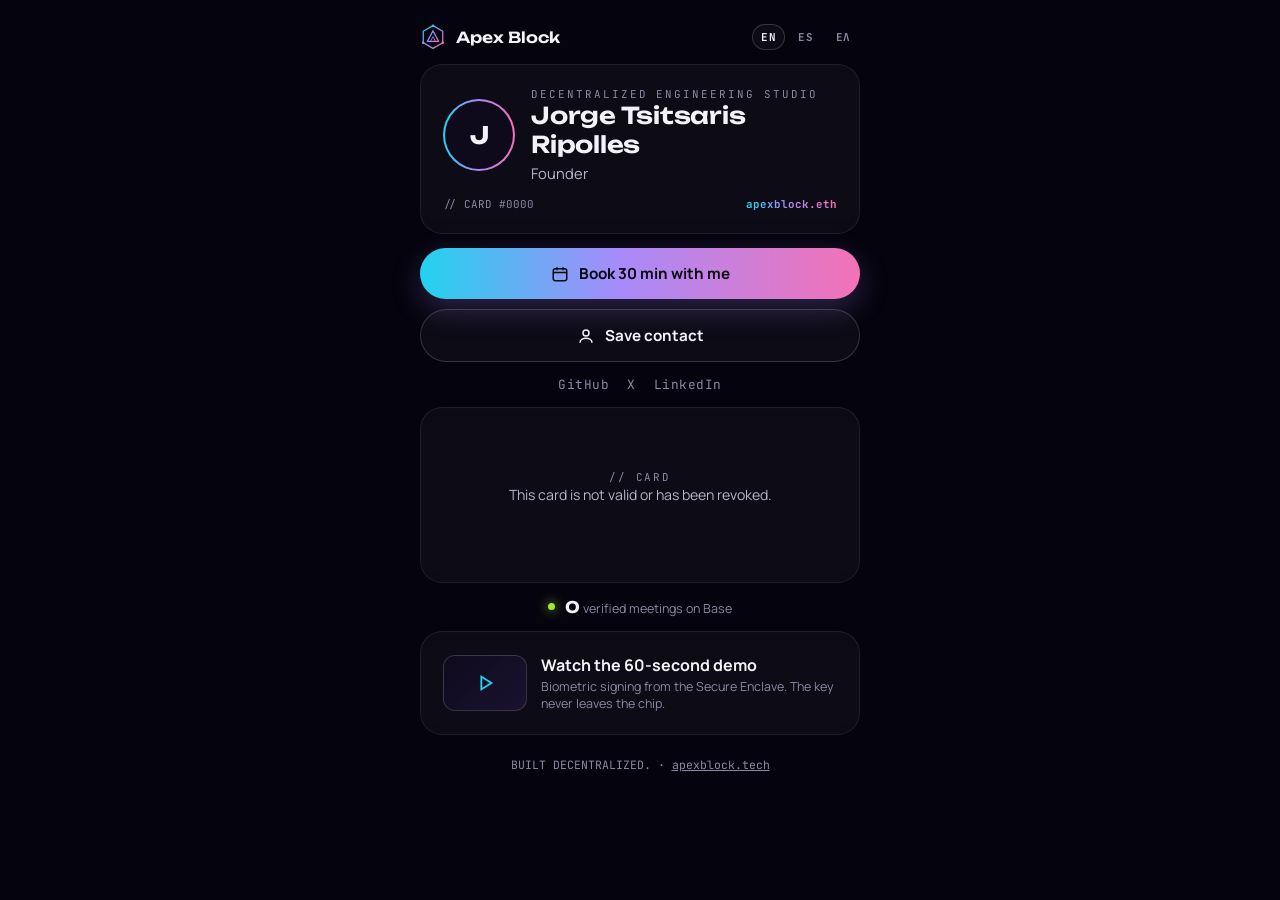
<file: c/index.html>
<!doctype html>
<html lang="en">
<head>
  <meta charset="utf-8" />
  <meta name="viewport" content="width=device-width, initial-scale=1" />
  <title>Apex Block · Card</title>
  <meta name="description" content="Apex Block engineer card: save the contact, book 30 minutes, claim your on-chain proof of meeting." />
  <meta name="robots" content="noindex" />
  <meta name="theme-color" content="#05030E" />
  <link rel="icon" href="../images/logo.svg" type="image/svg+xml" />
  <link rel="preconnect" href="https://fonts.googleapis.com" />
  <link rel="preconnect" href="https://fonts.gstatic.com" crossorigin />
  <link href="https://fonts.googleapis.com/css2?family=Unbounded:wght@600;700&family=Manrope:wght@400;500;600;700&family=JetBrains+Mono:wght@400;500;700&display=swap" rel="stylesheet" />
  <style>
    :root {
      --bg:#05030E; --bg-card:rgba(255,255,255,.035); --bg-card-solid:#0E0A1C; --line:rgba(255,255,255,.08); --line-strong:rgba(255,255,255,.16);
      --text:#F3F1FA; --text-2:#B9B4CC; --text-3:#8E88A6; --cyan:#22D3EE; --violet:#A78BFA; --magenta:#F472B6; --lime:#A3E635;
      --holo:linear-gradient(90deg,#22D3EE 0%,#A78BFA 45%,#F472B6 100%);
      --font-display:'Unbounded','Manrope',sans-serif; --font-body:'Manrope',sans-serif; --font-mono:'JetBrains Mono',ui-monospace,monospace;
    }
    * { box-sizing:border-box; }
    html,body { margin:0; background:var(--bg); color:var(--text); font-family:var(--font-body); -webkit-font-smoothing:antialiased; }
    body { min-height:100svh; display:flex; justify-content:center; padding:24px 16px 48px; position:relative; overflow-x:hidden; }
    body::before { content:""; position:fixed; inset:-20%; background:radial-gradient(60% 40% at 20% 10%, rgba(34,211,238,.14), transparent 60%), radial-gradient(50% 40% at 90% 80%, rgba(244,114,182,.12), transparent 60%), radial-gradient(40% 40% at 60% 40%, rgba(167,139,250,.10), transparent 60%); pointer-events:none; z-index:-1; }
    main { width:100%; max-width:440px; display:flex; flex-direction:column; gap:14px; }
    .mono { font-family:var(--font-mono); }
    .eyebrow { font-family:var(--font-mono); font-size:.68rem; letter-spacing:.18em; text-transform:uppercase; color:var(--text-3); }
    .top { display:flex; align-items:center; justify-content:space-between; }
    .brand { display:flex; align-items:center; gap:10px; font-family:var(--font-display); font-weight:600; font-size:.95rem; color:var(--text); text-decoration:none; }
    .brand img { width:26px; height:26px; }
    .lang { display:flex; gap:4px; }
    .lang button { background:none; border:1px solid transparent; color:var(--text-3); font:700 .68rem var(--font-mono); letter-spacing:.06em; padding:5px 8px; border-radius:999px; cursor:pointer; }
    .lang button[aria-pressed="true"] { color:var(--text); border-color:var(--line-strong); background:var(--bg-card); }
    .card { background:var(--bg-card); border:1px solid var(--line); border-radius:22px; padding:22px; backdrop-filter:blur(10px); }
    .profile { display:flex; gap:16px; align-items:center; }
    .avatar { width:72px; height:72px; border-radius:50%; flex:none; padding:2px; background:var(--holo); }
    .avatar > div { width:100%; height:100%; border-radius:50%; background:var(--bg-card-solid); display:flex; align-items:center; justify-content:center; font-family:var(--font-display); font-weight:700; font-size:1.5rem; background-clip:padding-box; overflow:hidden; }
    .avatar img { width:100%; height:100%; object-fit:cover; }
    h1 { font-family:var(--font-display); font-weight:600; font-size:1.45rem; margin:0 0 4px; letter-spacing:-.01em; }
    .role { color:var(--text-2); font-size:.92rem; margin:0; }
    .serial { margin-top:14px; display:flex; justify-content:space-between; align-items:center; color:var(--text-3); font-size:.68rem; }
    .serial .ens { background:var(--holo); -webkit-background-clip:text; background-clip:text; color:transparent; font-weight:700; }
    .actions { display:grid; gap:10px; }
    .btn { display:flex; align-items:center; justify-content:center; gap:10px; padding:15px 20px; border-radius:999px; font-weight:700; font-size:.95rem; text-decoration:none; border:1px solid var(--line-strong); color:var(--text); background:var(--bg-card); cursor:pointer; font-family:var(--font-body); transition:transform .2s, box-shadow .2s; }
    .btn:hover { transform:translateY(-1px); }
    .btn-primary { background:var(--holo); border:none; color:#07040F; box-shadow:0 10px 30px rgba(167,139,250,.25); }
    .btn svg { width:18px; height:18px; flex:none; }
    .links { display:flex; justify-content:center; gap:18px; flex-wrap:wrap; }
    .links a { color:var(--text-3); font-size:.8rem; text-decoration:none; font-family:var(--font-mono); letter-spacing:.04em; }
    .links a:hover { color:var(--text); }
    .claim h2 { font-family:var(--font-display); font-weight:600; font-size:1.05rem; margin:6px 0 6px; }
    .claim p { color:var(--text-2); font-size:.88rem; line-height:1.55; margin:0 0 14px; }
    .field { display:flex; gap:8px; }
    .field input { flex:1; min-width:0; background:#0A0716; border:1px solid var(--line-strong); color:var(--text); border-radius:14px; padding:13px 14px; font:500 .9rem var(--font-mono); outline:none; }
    .field input:focus { border-color:var(--violet); box-shadow:0 0 0 3px rgba(167,139,250,.2); }
    .field .btn { padding:13px 16px; }
    .hint { display:flex; justify-content:space-between; align-items:center; margin-top:10px; font-size:.75rem; color:var(--text-3); }
    .hint button { background:none; border:none; color:var(--cyan); font:600 .75rem var(--font-body); cursor:pointer; padding:0; }
    .status { margin-top:12px; font-size:.85rem; line-height:1.5; display:none; padding:12px 14px; border-radius:14px; border:1px solid var(--line); background:#0A0716; }
    .status.show { display:block; }
    .status.ok { border-color:rgba(163,230,53,.4); }
    .status.err { border-color:rgba(244,114,182,.5); }
    .status a { color:var(--cyan); word-break:break-all; }
    .counter { display:flex; align-items:center; gap:10px; justify-content:center; color:var(--text-3); font-size:.78rem; }
    .counter b { font-family:var(--font-display); color:var(--text); font-size:1rem; }
    .dot { width:7px; height:7px; border-radius:50%; background:var(--lime); box-shadow:0 0 12px var(--lime); }
    .demo { display:flex; gap:14px; align-items:center; text-decoration:none; color:var(--text); }
    .demo .thumb { width:84px; height:56px; border-radius:12px; flex:none; background:linear-gradient(135deg,#0E0A1C,#1a1230); border:1px solid var(--line-strong); display:flex; align-items:center; justify-content:center; }
    .demo .thumb svg { width:22px; height:22px; }
    .demo small { display:block; color:var(--text-3); font-size:.78rem; margin-top:2px; }
    footer { text-align:center; color:var(--text-3); font-size:.72rem; margin-top:8px; }
    .invalid { text-align:center; padding:40px 20px; }
    @media (prefers-reduced-motion: reduce) { .btn { transition:none; } }
  </style>
</head>
<body>
<main id="app">
  <div class="top">
    <a class="brand" href="/"><img src="../images/logo.svg" alt="" /> Apex Block</a>
    <div class="lang" role="group" aria-label="Language">
      <button data-lang="en" aria-pressed="true">EN</button><button data-lang="es">ES</button><button data-lang="el">ΕΛ</button>
    </div>
  </div>

  <section class="card">
    <div class="profile">
      <div class="avatar"><div id="avatar">J</div></div>
      <div>
        <div class="eyebrow" data-t="eyebrow">Decentralized Engineering Studio</div>
        <h1 id="name">Jorge Tsitsaris Ripolles</h1>
        <p class="role" id="role">Founder</p>
      </div>
    </div>
    <div class="serial mono"><span id="serial">// CARD #0000</span><span class="ens">apexblock.eth</span></div>
  </section>

  <div class="actions">
    <a class="btn btn-primary" id="book" href="#" target="_blank" rel="noopener">
      <svg viewBox="0 0 24 24" fill="none" stroke="currentColor" stroke-width="2"><rect x="3" y="5" width="18" height="16" rx="3"/><path d="M8 3v4M16 3v4M3 10h18"/></svg>
      <span data-t="book">Book 30 min with me</span>
    </a>
    <button class="btn" id="vcard">
      <svg viewBox="0 0 24 24" fill="none" stroke="currentColor" stroke-width="2"><circle cx="12" cy="8" r="4"/><path d="M4 21c0-4 4-6 8-6s8 2 8 6"/></svg>
      <span data-t="save">Save contact</span>
    </button>
  </div>

  <div class="links" id="links"></div>

  <section class="card claim">
    <div class="eyebrow">// PROOF OF MEETING</div>
    <h2 data-t="claimTitle">Claim your on‑chain proof</h2>
    <p data-t="claimText">We just met. Enter your ENS or address and we attest it on Base via EAS: no name, no email, only your wallet and today's event. Gas is on us.</p>
    <form class="field" id="claimForm">
      <input id="recipient" placeholder="vitalik.eth or 0x…" autocomplete="off" spellcheck="false" inputmode="text" />
      <button class="btn btn-primary" type="submit" data-t="claim">Claim</button>
    </form>
    <div class="hint">
      <span data-t="noWallet">No wallet? Any ENS or 0x address works.</span>
      <button type="button" id="useWallet" data-t="useWallet">Use my wallet</button>
    </div>
    <div class="status" id="status" role="status" aria-live="polite"></div>
  </section>

  <div class="counter"><span class="dot"></span><span><b id="count">—</b> <span data-t="counter">verified meetings on Base</span></span></div>

  <a class="card demo" id="demoLink" href="/#work">
    <div class="thumb"><svg viewBox="0 0 24 24" fill="none" stroke="#22D3EE" stroke-width="2"><path d="M8 5v14l11-7z"/></svg></div>
    <div><strong data-t="demoTitle">Watch the 60‑second demo</strong><small data-t="demoText">Biometric signing from the Secure Enclave. The key never leaves the chip.</small></div>
  </a>

  <footer class="mono">BUILT DECENTRALIZED. · <a href="/" style="color:inherit">apexblock.tech</a></footer>
</main>

<script>
(function () {
  // ---------- CONFIG ----------
  // Worker de atestación (Cloudflare). Mientras sea el placeholder, el botón Claim muestra una simulación.
  var ATTEST_ENDPOINT = 'PASTE_YOUR_ATTEST_WORKER_URL_HERE';   // p. ej. https://attest.apexblock.tech
  var EASSCAN = 'https://base.easscan.org/attestation/view/';
  // Miembros del equipo y rangos de serie que les pertenecen. Las series 1–100 son de Jorge, etc.
  var MEMBERS = [
    { id: 'jorge', range: [1, 100], name: 'Jorge Tsitsaris Ripolles', role: 'Founder', email: 'hello@apexblock.tech',
      phone: '', photo: '', cal: 'https://cal.com/apexblock/30min',
      links: { GitHub: 'https://github.com/JorgeGreek', X: 'https://x.com/apexblock', LinkedIn: 'https://www.linkedin.com/company/apexblock' } }
    // { id: 'nombre', range: [101, 150], ... }
  ];
  var I18N = {
    en: {},
    es: { eyebrow: 'Estudio de Ingeniería Descentralizada', book: 'Reserva 30 min conmigo', save: 'Guardar contacto',
          claimTitle: 'Reclama tu prueba on‑chain', claimText: 'Acabamos de conocernos. Escribe tu ENS o dirección y lo atestamos en Base con EAS: sin nombre ni email, solo tu wallet y el evento de hoy. El gas lo pagamos nosotros.',
          claim: 'Reclamar', noWallet: '¿Sin wallet? Vale cualquier ENS o dirección 0x.', useWallet: 'Usar mi wallet', counter: 'encuentros verificados en Base',
          demoTitle: 'Mira la demo de 60 segundos', demoText: 'Firma biométrica desde el Secure Enclave. La clave nunca sale del chip.',
          invalid: 'Esta tarjeta no es válida o ha sido revocada.', working: 'Emitiendo la atestación en Base…', ok: 'Hecho. Tu prueba de encuentro está en Base:', err: 'No se pudo emitir. Inténtalo de nuevo o escríbeme.', sim: 'Modo demostración (sin Worker configurado). Se emitiría una atestación para', bad: 'Introduce un ENS o una dirección 0x válida.' },
    el: { eyebrow: 'Στούντιο Αποκεντρωμένης Μηχανικής', book: 'Κλείσε 30 λεπτά μαζί μου', save: 'Αποθήκευση επαφής',
          claimTitle: 'Διεκδίκησε την on‑chain απόδειξη', claimText: 'Μόλις γνωριστήκαμε. Γράψε το ENS ή τη διεύθυνσή σου και το πιστοποιούμε στο Base μέσω EAS: χωρίς όνομα ή email, μόνο το πορτοφόλι σου και η σημερινή εκδήλωση. Το gas το πληρώνουμε εμείς.',
          claim: 'Διεκδίκηση', noWallet: 'Χωρίς πορτοφόλι; Αρκεί ένα ENS ή μια διεύθυνση 0x.', useWallet: 'Χρήση πορτοφολιού', counter: 'επιβεβαιωμένες συναντήσεις στο Base',
          demoTitle: 'Δες το demo των 60 δευτερολέπτων', demoText: 'Βιομετρική υπογραφή από το Secure Enclave. Το κλειδί δεν φεύγει ποτέ από το chip.',
          invalid: 'Η κάρτα δεν είναι έγκυρη ή έχει ανακληθεί.', working: 'Έκδοση πιστοποίησης στο Base…', ok: 'Έγινε. Η απόδειξη συνάντησης είναι στο Base:', err: 'Αποτυχία έκδοσης. Δοκίμασε ξανά ή γράψε μου.', sim: 'Λειτουργία επίδειξης (χωρίς Worker). Θα εκδιδόταν πιστοποίηση για', bad: 'Δώσε έγκυρο ENS ή διεύθυνση 0x.' }
  };
  var EN = { invalid: 'This card is not valid or has been revoked.', working: 'Issuing the attestation on Base…', ok: 'Done. Your proof of meeting is on Base:', err: 'Could not issue it. Try again or message me.', sim: 'Demo mode (no Worker configured). An attestation would be issued for', bad: 'Enter a valid ENS name or 0x address.' };
  var lang = 'en';
  try { lang = localStorage.getItem('apx-lang') || lang; } catch (e) {}
  function t(k) { return (I18N[lang] && I18N[lang][k]) || EN[k] || null; }
  function applyLang(l) {
    lang = I18N[l] ? l : 'en';
    try { localStorage.setItem('apx-lang', lang); } catch (e) {}
    document.documentElement.lang = lang;
    document.querySelectorAll('[data-t]').forEach(function (el) { var v = t(el.getAttribute('data-t')); if (v) el.textContent = v; else if (lang === 'en' && el.dataset.en) el.textContent = el.dataset.en; });
    document.querySelectorAll('.lang button').forEach(function (b) { b.setAttribute('aria-pressed', String(b.dataset.lang === lang)); });
  }
  document.querySelectorAll('[data-t]').forEach(function (el) { el.dataset.en = el.textContent; });
  document.querySelectorAll('.lang button').forEach(function (b) { b.addEventListener('click', function () { applyLang(b.dataset.lang); }); });

  // ---------- SERIE Y MIEMBRO ----------
  var q = new URLSearchParams(location.search);
  var serial = parseInt(q.get('i') || '0', 10), sig = q.get('s') || '', ev = q.get('ev') || '';
  var member = MEMBERS.filter(function (m) { return serial >= m.range[0] && serial <= m.range[1]; })[0] || MEMBERS[0];
  var valid = serial > 0 && /^[a-z2-7]{8}$/.test(sig);   // la validez real la decide el Worker; esto solo filtra URLs rotas

  document.getElementById('name').textContent = member.name;
  document.getElementById('role').textContent = member.role;
  document.getElementById('serial').textContent = '// CARD #' + String(serial || 0).padStart(4, '0') + (ev ? ' · ' + ev.toUpperCase() : '');
  var av = document.getElementById('avatar');
  if (member.photo) av.innerHTML = '<img src="' + member.photo + '" alt="' + member.name + '" />'; else av.textContent = member.name.charAt(0);
  document.getElementById('book').href = member.cal + (member.cal.indexOf('?') < 0 ? '?' : '&') + 'utm_source=card&utm_content=' + serial + (ev ? '&utm_campaign=' + encodeURIComponent(ev) : '');
  var links = document.getElementById('links');
  Object.keys(member.links).forEach(function (k) { var a = document.createElement('a'); a.href = member.links[k]; a.target = '_blank'; a.rel = 'noopener'; a.textContent = k; links.appendChild(a); });

  // ---------- vCARD ----------
  document.getElementById('vcard').addEventListener('click', function () {
    var v = ['BEGIN:VCARD', 'VERSION:3.0', 'N:;' + member.name + ';;;', 'FN:' + member.name, 'ORG:Apex Block', 'TITLE:' + member.role.replace(/·/g, '-'),
             'EMAIL;TYPE=INTERNET,WORK:' + member.email, member.phone ? 'TEL;TYPE=CELL:' + member.phone : null, 'URL:https://apexblock.tech',
             'NOTE:apexblock.eth · Built decentralized. Card #' + serial, 'END:VCARD'].filter(Boolean).join('\r\n');
    var blob = new Blob([v], { type: 'text/vcard;charset=utf-8' }), url = URL.createObjectURL(blob), a = document.createElement('a');
    a.href = url; a.download = 'apexblock-' + member.id + '.vcf'; document.body.appendChild(a); a.click(); setTimeout(function () { URL.revokeObjectURL(url); a.remove(); }, 1000);
    track('vcard');
  });

  // ---------- CLAIM ----------
  var status = document.getElementById('status'), input = document.getElementById('recipient');
  function show(kind, html) { status.className = 'status show ' + kind; status.innerHTML = html; }
  document.getElementById('useWallet').addEventListener('click', async function () {
    if (!window.ethereum) { input.focus(); return; }
    try { var acc = await window.ethereum.request({ method: 'eth_requestAccounts' }); if (acc && acc[0]) input.value = acc[0]; } catch (e) {}
  });
  document.getElementById('claimForm').addEventListener('submit', async function (e) {
    e.preventDefault();
    var r = input.value.trim();
    if (!/^0x[0-9a-fA-F]{40}$/.test(r) && !/^[a-z0-9-]+(\.[a-z0-9-]+)*\.eth$/i.test(r)) { show('err', t('bad')); return; }
    if (ATTEST_ENDPOINT.indexOf('PASTE_') === 0) { show('ok', t('sim') + ' <span class="mono">' + r + '</span> · ' + (ev || 'no-event') + ' · card #' + serial); return; }
    show('', t('working'));
    try {
      var res = await fetch(ATTEST_ENDPOINT + '/claim', { method: 'POST', headers: { 'content-type': 'application/json' }, body: JSON.stringify({ i: serial, s: sig, recipient: r, ev: ev, lang: lang }) });
      var data = await res.json();
      if (!res.ok || !data.uid) throw new Error(data.error || res.status);
      show('ok', t('ok') + '<br><a href="' + EASSCAN + data.uid + '" target="_blank" rel="noopener">' + data.uid.slice(0, 18) + '…</a>');
      loadCount();
    } catch (err) { show('err', t('err') + ' <span class="mono">(' + String(err.message || err).slice(0, 60) + ')</span>'); }
  });
  function loadCount() {
    if (ATTEST_ENDPOINT.indexOf('PASTE_') === 0) { document.getElementById('count').textContent = '0'; return; }
    fetch(ATTEST_ENDPOINT + '/stats').then(function (r) { return r.json(); }).then(function (d) { document.getElementById('count').textContent = d.total; }).catch(function () {});
  }
  function track(action) { // sin cookies: un ping anónimo al Worker con serie, evento y acción
    if (ATTEST_ENDPOINT.indexOf('PASTE_') === 0) return;
    try { navigator.sendBeacon(ATTEST_ENDPOINT + '/hit', JSON.stringify({ i: serial, ev: ev, a: action })); } catch (e) {}
  }

  if (!valid) {
    document.querySelector('.claim').innerHTML = '<div class="invalid"><div class="eyebrow">// CARD</div><p style="color:var(--text-2)">' + (t('invalid')) + '</p></div>';
  }
  applyLang(lang);
  loadCount();
  track('view');
})();
</script>
</body>
</html>
</file>
<file: styles.css>
/* =====================================================
   APEX BLOCK — Futurist variant
   Deep void background · holographic cyan→violet→magenta
   ===================================================== */
:root {
  --bg: #05030E;
  --bg-2: #0A0618;
  --bg-card: rgba(255,255,255,0.035);
  --bg-card-solid: #0E0A1C;
  --line: rgba(255,255,255,0.08);
  --line-strong: rgba(255,255,255,0.16);
  --text: #F3F1FA;
  --text-2: #B9B4CC;
  --text-3: #8E88A6;
  --cyan: #22D3EE;
  --violet: #A78BFA;
  --magenta: #F472B6;
  --lime: #A3E635;
  --holo: linear-gradient(90deg, #22D3EE 0%, #A78BFA 45%, #F472B6 100%);
  --holo-soft: linear-gradient(135deg, rgba(34,211,238,.25), rgba(167,139,250,.25), rgba(244,114,182,.25));
  --font-display: 'Unbounded', 'Manrope', sans-serif;
  --font-body: 'Manrope', sans-serif;
  --font-mono: 'JetBrains Mono', ui-monospace, monospace;
  --nav-h: 80px;
  --max: 1360px;
  --r-sm: 10px; --r-md: 18px; --r-lg: 26px; --r-xl: 34px;
  --ease: cubic-bezier(.22,.8,.2,1);
}

*,*::before,*::after { box-sizing: border-box; margin: 0; padding: 0; }
html { scroll-behavior: smooth; }
section { scroll-margin-top: 90px; }
body {
  background: var(--bg); color: var(--text); font-family: var(--font-body);
  line-height: 1.6; overflow-x: hidden; -webkit-font-smoothing: antialiased;
  cursor: none;
}
@media (hover: none), (max-width: 900px) { body { cursor: auto; } .cursor-dot, .cursor-ring { display: none !important; } }
a { color: inherit; text-decoration: none; }
img { max-width: 100%; display: block; }
button { cursor: pointer; border: 0; background: none; font: inherit; color: inherit; }
ul { list-style: none; }
input, select, textarea { font: inherit; }
.mono { font-family: var(--font-mono); }
::selection { background: var(--violet); color: #0A0618; }
:focus-visible { outline: 3px solid var(--cyan); outline-offset: 3px; }
::-webkit-scrollbar { width: 6px; } ::-webkit-scrollbar-track { background: var(--bg); } ::-webkit-scrollbar-thumb { background: linear-gradient(var(--cyan), var(--magenta)); border-radius: 3px; }

.container { max-width: var(--max); margin: 0 auto; padding: 0 2rem; }

/* ---- global fx ---- */
.scroll-progress { position: fixed; top: 0; left: 0; height: 3px; width: 0; background: var(--holo); z-index: 2000; box-shadow: 0 0 16px rgba(167,139,250,.8); }
.noise { position: fixed; inset: 0; pointer-events: none; z-index: 1; opacity: .035;
  background-image: url("data:image/svg+xml;utf8,<svg xmlns='http://www.w3.org/2000/svg' width='160' height='160'><filter id='n'><feTurbulence type='fractalNoise' baseFrequency='.9' numOctaves='2' stitchTiles='stitch'/></filter><rect width='100%' height='100%' filter='url(%23n)'/></svg>"); }
.cursor-dot { position: fixed; top: 0; left: 0; width: 8px; height: 8px; border-radius: 50%; background: var(--cyan); pointer-events: none; z-index: 3000; transform: translate(-50%,-50%); box-shadow: 0 0 12px var(--cyan); }
.cursor-ring { position: fixed; top: 0; left: 0; width: 36px; height: 36px; border-radius: 50%; border: 1px solid rgba(167,139,250,.8); pointer-events: none; z-index: 3000; transform: translate(-50%,-50%); transition: width .25s, height .25s, border-color .25s, background .25s; }
body.is-hovering .cursor-ring { width: 56px; height: 56px; border-color: var(--magenta); background: rgba(244,114,182,.08); }

/* ---- type ---- */
h1,h2,h3,h4 { font-family: var(--font-display); font-weight: 600; line-height: 1.12; letter-spacing: -0.02em; }
.holo { background: var(--holo); -webkit-background-clip: text; background-clip: text; color: transparent; background-size: 200% 100%; animation: holoShift 6s linear infinite; }
@keyframes holoShift { to { background-position: 200% 0; } }
.eyebrow { display: inline-block; font-size: .72rem; letter-spacing: .18em; color: var(--cyan); margin-bottom: 1rem; }
.sec-head { max-width: 760px; margin: 0 auto 3.5rem; text-align: center; }
.sec-head h2 { font-size: clamp(1.8rem, 3.6vw, 2.8rem); margin-bottom: 1rem; }
.sec-head p { color: var(--text-2); font-size: 1.05rem; }

/* ---- buttons ---- */
.btn { display: inline-flex; align-items: center; gap: 10px; padding: 13px 26px; border-radius: 999px; font-weight: 700; font-size: .95rem; font-family: var(--font-body); position: relative; transition: transform .3s var(--ease), box-shadow .3s; white-space: nowrap; }
.btn-lg { padding: 17px 34px; font-size: 1rem; }
.btn-full { width: 100%; justify-content: center; }
.btn-neon { color: #07040F; background: var(--holo); background-size: 200% 100%; animation: holoShift 4s linear infinite; box-shadow: 0 0 0 1px rgba(255,255,255,.15) inset, 0 10px 40px rgba(167,139,250,.35); }
.btn-neon span { display: inline-flex; align-items: center; gap: 10px; }
.btn-neon:hover { transform: translateY(-3px) scale(1.02); box-shadow: 0 0 0 1px rgba(255,255,255,.25) inset, 0 16px 50px rgba(244,114,182,.45); }
.btn-glass { color: var(--text); background: rgba(255,255,255,.05); border: 1px solid var(--line-strong); backdrop-filter: blur(12px); }
.btn-glass:hover { border-color: var(--violet); background: rgba(167,139,250,.1); transform: translateY(-3px); }

/* ---- nav ---- */
.navbar { position: fixed; top: 0; left: 0; right: 0; z-index: 1000; height: var(--nav-h); transition: .3s; }
.navbar.scrolled { background: rgba(5,3,14,.7); backdrop-filter: blur(22px) saturate(140%); border-bottom: 1px solid var(--line); }
.nav-inner { max-width: var(--max); margin: 0 auto; padding: 0 2rem; height: 100%; display: flex; align-items: center; gap: 2rem; }
.nav-logo { display: flex; align-items: center; gap: 10px; font-family: var(--font-display); font-size: 1.15rem; font-weight: 600; }
.nav-logo img { filter: drop-shadow(0 0 12px rgba(167,139,250,.6)); }
.nav-logo b { background: var(--holo); -webkit-background-clip: text; background-clip: text; color: transparent; font-weight: 700; }
.nav-links { display: flex; gap: .25rem; margin-left: auto; }
.nav-link { padding: 8px 14px; font-size: .9rem; font-weight: 600; color: var(--text-2); border-radius: 999px; position: relative; transition: .3s; }
.nav-link::before { content: ''; position: absolute; inset: 0; border-radius: 999px; background: var(--holo-soft); opacity: 0; transition: .3s; }
.nav-link:hover, .nav-link.active { color: var(--text); }
.nav-link:hover::before, .nav-link.active::before { opacity: 1; }
.nav-cta { margin-left: .5rem; }
.lang-switch { display: flex; gap: 2px; padding: 3px; margin-left: .5rem; flex-shrink: 0; border: 1px solid var(--line-strong); border-radius: 999px; background: rgba(255,255,255,.03); }
.lang-btn { min-width: 38px; height: 30px; padding: 0 9px; border-radius: 999px; font-family: var(--font-mono); font-size: .72rem; font-weight: 700; letter-spacing: .06em; color: var(--text-3); transition: .3s; }
.lang-btn:hover { color: var(--text); }
.lang-btn[aria-pressed="true"] { background: var(--holo); color: #07040F; }
.hamburger { display: none; flex-direction: column; gap: 5px; padding: 8px; margin-left: auto; }
.hamburger span { width: 24px; height: 2px; background: var(--text); border-radius: 2px; transition: .3s; }
.hamburger.active span:nth-child(1) { transform: rotate(45deg) translate(5px,5px); }
.hamburger.active span:nth-child(2) { opacity: 0; }
.hamburger.active span:nth-child(3) { transform: rotate(-45deg) translate(5px,-5px); }

/* ---- hero ---- */
.hero { position: relative; min-height: 100vh; display: flex; flex-direction: column; justify-content: center; padding-top: var(--nav-h); overflow: hidden; }
.mesh-canvas { position: absolute; inset: 0; width: 100%; height: 100%; z-index: 0; }
.aurora { position: absolute; width: 60vw; height: 60vw; max-width: 900px; max-height: 900px; border-radius: 50%; filter: blur(90px); opacity: .55; z-index: 0; pointer-events: none; mix-blend-mode: screen; animation: auroraDrift 18s ease-in-out infinite alternate; }
.aurora-1 { background: radial-gradient(circle, rgba(34,211,238,.55), transparent 60%); top: -20%; left: -15%; }
.aurora-2 { background: radial-gradient(circle, rgba(167,139,250,.6), transparent 60%); top: 10%; right: -20%; animation-delay: -6s; }
.aurora-3 { background: radial-gradient(circle, rgba(244,114,182,.45), transparent 60%); bottom: -30%; left: 30%; animation-delay: -12s; }
@keyframes auroraDrift { 0% { transform: translate(0,0) scale(1); } 50% { transform: translate(6vw,-4vh) scale(1.15); } 100% { transform: translate(-4vw,5vh) scale(.95); } }
.hero-grid { position: absolute; inset: 0; z-index: 0; pointer-events: none; background-image: linear-gradient(rgba(255,255,255,.04) 1px, transparent 1px), linear-gradient(90deg, rgba(255,255,255,.04) 1px, transparent 1px); background-size: 64px 64px; transform: perspective(900px) rotateX(60deg) translateY(30%) scale(2); transform-origin: 50% 100%; -webkit-mask-image: linear-gradient(to top, #000 10%, transparent 80%); mask-image: linear-gradient(to top, #000 10%, transparent 80%); }

.hero-inner { position: relative; z-index: 2; max-width: var(--max); margin: 0 auto; padding: 3rem 2rem 4rem; display: grid; grid-template-columns: 1.1fr .9fr; gap: 3rem; align-items: center; width: 100%; }
.hero-copy { min-width: 0; }
.rotator-wrap { display: block; width: 100%; }
.hero-badge { display: inline-flex; align-items: center; gap: 10px; padding: 7px 14px; border-radius: 999px; border: 1px solid var(--line-strong); background: rgba(255,255,255,.04); backdrop-filter: blur(10px); font-size: .7rem; letter-spacing: .1em; color: var(--text-2); margin-bottom: 1.6rem; }
.badge-pulse { width: 8px; height: 8px; border-radius: 50%; background: var(--lime); box-shadow: 0 0 10px var(--lime); animation: pulse 1.6s infinite; }
@keyframes pulse { 0%,100% { box-shadow: 0 0 0 0 rgba(163,230,53,.7); } 60% { box-shadow: 0 0 0 8px rgba(163,230,53,0); } }
.hero-title { font-size: clamp(2.2rem, 4.8vw, 3.9rem); font-weight: 700; margin-bottom: 1.4rem; }
.hero-title .line { display: block; }
.rotator-wrap { height: 1.2em; overflow: hidden; }
.rotator { display: inline-block; white-space: nowrap; line-height: 1.12; background: var(--holo); -webkit-background-clip: text; background-clip: text; color: transparent; }
.rotator.out { animation: rotOut .35s var(--ease) forwards; }
.rotator.in { animation: rotIn .45s var(--ease) forwards; }
@keyframes rotOut { to { transform: translateY(-110%); opacity: 0; filter: blur(6px); } }
@keyframes rotIn { from { transform: translateY(110%); opacity: 0; filter: blur(6px); } to { transform: none; opacity: 1; filter: none; } }
.hero-sub { font-size: 1.1rem; color: var(--text-2); max-width: 600px; line-height: 1.8; margin-bottom: 2.2rem; }
.hero-sub strong { color: var(--text); }
.hero-ctas { display: flex; gap: 1rem; flex-wrap: wrap; margin-bottom: 2.8rem; }
.hero-stats { display: grid; grid-template-columns: repeat(4, auto); gap: 2rem; width: fit-content; }
.stat { display: flex; flex-direction: column; }
.stat-num { font-family: var(--font-display); font-size: 1.8rem; font-weight: 700; background: var(--holo); -webkit-background-clip: text; background-clip: text; color: transparent; line-height: 1; }
.stat-lbl { font-size: .74rem; color: var(--text-3); margin-top: 6px; letter-spacing: .04em; }

/* orbital */
.hero-visual { display: flex; justify-content: center; }
.orbital { position: relative; width: min(520px, 100%); aspect-ratio: 1; transform-style: preserve-3d; }
.orbit { position: absolute; inset: 0; border-radius: 50%; border: 1px solid rgba(255,255,255,.1); animation: spin linear infinite; }
.orbit-1 { inset: 4%; animation-duration: 28s; border-color: rgba(34,211,238,.3); }
.orbit-2 { inset: 18%; animation-duration: 20s; animation-direction: reverse; border-color: rgba(167,139,250,.35); }
.orbit-3 { inset: 32%; animation-duration: 14s; border-color: rgba(244,114,182,.35); }
@keyframes spin { to { transform: rotate(360deg); } }
.node { position: absolute; width: 40px; height: 40px; border-radius: 50%; background: var(--bg-card-solid); border: 1px solid var(--line-strong); display: flex; align-items: center; justify-content: center; font-family: var(--font-display); font-size: .8rem; font-weight: 700; color: var(--text); box-shadow: 0 0 24px rgba(167,139,250,.35); animation: spin linear infinite reverse; }
.orbit-1 .node { animation-duration: 28s; } .orbit-2 .node { animation-duration: 20s; animation-direction: normal; } .orbit-3 .node { animation-duration: 14s; }
.orbit-1 .node:nth-child(1) { top: -20px; left: calc(50% - 20px); color: var(--cyan); }
.orbit-1 .node:nth-child(2) { bottom: -20px; left: calc(50% - 20px); color: var(--magenta); }
.orbit-2 .node:nth-child(1) { top: calc(50% - 20px); left: -20px; }
.orbit-2 .node:nth-child(2) { top: 10%; right: 2%; }
.orbit-2 .node:nth-child(3) { bottom: 10%; right: 2%; }
.orbit-3 .node:nth-child(1) { top: calc(50% - 20px); right: -20px; }
.orbit-3 .node:nth-child(2) { bottom: 4%; left: 10%; }
.core { position: absolute; inset: 38%; border-radius: 50%; background: radial-gradient(circle at 40% 35%, #1A1033, #07040F 70%); border: 1px solid var(--line-strong); display: flex; flex-direction: column; align-items: center; justify-content: center; gap: 6px; box-shadow: 0 0 60px rgba(167,139,250,.45), 0 0 120px rgba(34,211,238,.2); animation: corePulse 4s ease-in-out infinite; }
.core img { width: 42%; height: auto; filter: drop-shadow(0 0 14px rgba(34,211,238,.8)); }
.core-lbl { font-size: .55rem; letter-spacing: .25em; color: var(--text-3); }
.core-ring { position: absolute; inset: -14px; border-radius: 50%; border: 1px dashed rgba(34,211,238,.5); animation: spin 12s linear infinite; }
@keyframes corePulse { 0%,100% { box-shadow: 0 0 60px rgba(167,139,250,.45), 0 0 120px rgba(34,211,238,.2); } 50% { box-shadow: 0 0 90px rgba(244,114,182,.55), 0 0 160px rgba(34,211,238,.3); } }
.hud { position: absolute; padding: 8px 12px; border-radius: 10px; background: rgba(10,6,24,.8); border: 1px solid var(--line-strong); backdrop-filter: blur(10px); display: flex; flex-direction: column; gap: 2px; font-size: .62rem; box-shadow: 0 10px 30px rgba(0,0,0,.5); animation: hudFloat 5s ease-in-out infinite; }
.hud-k { color: var(--text-3); letter-spacing: .15em; }
.hud-v { color: var(--cyan); font-weight: 700; font-size: .85rem; }
.hud-1 { top: 6%; left: -2%; } .hud-2 { top: 14%; right: -4%; animation-delay: -1.5s; } .hud-3 { bottom: 12%; left: -4%; animation-delay: -3s; } .hud-4 { bottom: 4%; right: 0; animation-delay: -2s; }
.hud-4 .hud-v { color: var(--lime); }
@keyframes hudFloat { 0%,100% { transform: translateY(0); } 50% { transform: translateY(-8px); } }
.hero-scroll { position: absolute; bottom: 1.5rem; left: 50%; transform: translateX(-50%); z-index: 2; display: flex; flex-direction: column; align-items: center; gap: 8px; font-size: .62rem; letter-spacing: .3em; color: var(--text-3); }
.scroll-bar { width: 1px; height: 44px; background: linear-gradient(var(--cyan), transparent); animation: scrollPulse 2s infinite; }
@keyframes scrollPulse { 50% { transform: scaleY(.4); opacity: .3; } }

/* ---- ticker ---- */
.ticker { position: relative; z-index: 2; overflow: hidden; border-top: 1px solid var(--line); border-bottom: 1px solid var(--line); background: rgba(255,255,255,.02); padding: 14px 0; -webkit-mask-image: linear-gradient(90deg, transparent, #000 10%, #000 90%, transparent); mask-image: linear-gradient(90deg, transparent, #000 10%, #000 90%, transparent); }
.ticker-track { display: flex; gap: 3rem; width: max-content; animation: ticker 40s linear infinite; }
.ticker-track span { font-family: var(--font-mono); font-size: .78rem; letter-spacing: .2em; text-transform: uppercase; color: var(--text-3); white-space: nowrap; position: relative; }
.ticker-track span::after { content: '◆'; margin-left: 3rem; color: var(--violet); font-size: .5rem; vertical-align: middle; }
@keyframes ticker { to { transform: translateX(-50%); } }

/* ---- services bento ---- */
.services { position: relative; z-index: 2; padding: 7rem 0; }
.bento { display: grid; grid-template-columns: repeat(4, 1fr); gap: 1.1rem; }
.card { position: relative; padding: 1.6rem; border-radius: var(--r-lg); background: var(--bg-card); border: 1px solid var(--line); overflow: hidden; transition: transform .4s var(--ease), border-color .3s; transform-style: preserve-3d; }
.card::before { content: ''; position: absolute; inset: 0; border-radius: inherit; padding: 1px; background: var(--holo); -webkit-mask: linear-gradient(#000 0 0) content-box, linear-gradient(#000 0 0); -webkit-mask-composite: xor; mask-composite: exclude; opacity: 0; transition: opacity .4s; pointer-events: none; }
.card:hover::before { opacity: 1; }
.spotlight::after { content: ''; position: absolute; inset: 0; border-radius: inherit; background: radial-gradient(400px circle at var(--mx, 50%) var(--my, 50%), rgba(167,139,250,.18), transparent 45%); opacity: 0; transition: opacity .4s; pointer-events: none; }
.spotlight:hover::after { opacity: 1; }
.card-xl { grid-column: span 2; grid-row: span 2; padding: 2.2rem; background: linear-gradient(145deg, rgba(34,211,238,.08), rgba(167,139,250,.06) 50%, rgba(244,114,182,.08)); }
.card-tag { display: inline-flex; align-items: center; gap: 6px; font-size: .62rem; letter-spacing: .18em; padding: 5px 10px; border-radius: 999px; background: rgba(163,230,53,.12); color: var(--lime); border: 1px solid rgba(163,230,53,.3); margin-bottom: 1rem; }
.card-mobile .card-tag { background: rgba(34,211,238,.12); color: var(--cyan); border-color: rgba(34,211,238,.35); }
.card-icon { width: 46px; height: 46px; border-radius: 12px; background: var(--holo-soft); border: 1px solid var(--line-strong); display: flex; align-items: center; justify-content: center; font-size: 1.1rem; color: var(--text); margin-bottom: 1rem; transform: translateZ(30px); }
.card h3 { font-size: 1.05rem; margin-bottom: .6rem; transform: translateZ(20px); }
.card-xl h3 { font-size: 1.6rem; }
.card p { font-size: .88rem; color: var(--text-2); line-height: 1.6; }
.card-xl p { font-size: 1rem; max-width: 520px; }
.card-list { margin-top: 1.2rem; display: flex; flex-direction: column; gap: .5rem; }
.card-list li { display: flex; gap: 10px; align-items: center; font-size: .88rem; color: var(--text-2); }
.card-list i { color: var(--cyan); font-size: .75rem; }
.card-foot { display: block; margin-top: 1.2rem; font-size: .62rem; letter-spacing: .18em; color: var(--text-3); }
.card-viz { position: absolute; right: -10px; bottom: -10px; width: 46%; opacity: .9; pointer-events: none; }
.net-svg { width: 100%; height: auto; }
.net-lines { stroke-dasharray: 4 6; animation: dash 6s linear infinite; }
@keyframes dash { to { stroke-dashoffset: -100; } }
.packet { offset-rotate: 0deg; }
.p1 { offset-path: path('M40 40 L160 90 L280 140'); animation: pk 4s linear infinite; }
.p2 { offset-path: path('M280 40 L160 90 L40 140'); animation: pk 5s linear infinite; animation-delay: -2s; }
.p3 { offset-path: path('M160 20 L160 90 L160 160'); animation: pk 3.5s linear infinite; animation-delay: -1s; }
@keyframes pk { from { offset-distance: 0%; opacity: 0; } 10% { opacity: 1; } 90% { opacity: 1; } to { offset-distance: 100%; opacity: 0; } }

/* ---- edge ---- */
.edge { position: relative; z-index: 2; padding: 7rem 0; background: linear-gradient(180deg, transparent, rgba(167,139,250,.05), transparent); }
.edge-grid { display: grid; grid-template-columns: .9fr 1.1fr; gap: 5rem; align-items: center; }
.edge-copy h2 { font-size: clamp(1.8rem, 3.2vw, 2.6rem); margin-bottom: 1.2rem; }
.edge-copy > p { color: var(--text-2); font-size: 1.05rem; line-height: 1.8; margin-bottom: 2rem; }
.edge-points { display: grid; grid-template-columns: 1fr 1fr; gap: 1rem; margin-bottom: 2rem; }
.point { display: flex; gap: .9rem; padding: 1rem; border-radius: var(--r-md); background: var(--bg-card); border: 1px solid var(--line); transition: .3s; }
.point:hover { border-color: rgba(167,139,250,.5); transform: translateY(-4px); background: rgba(167,139,250,.06); }
.point-i { width: 40px; height: 40px; flex-shrink: 0; border-radius: 10px; background: var(--holo-soft); display: flex; align-items: center; justify-content: center; color: var(--cyan); }
.point h4 { font-size: .9rem; margin-bottom: .25rem; }
.point p { font-size: .8rem; color: var(--text-3); line-height: 1.5; }
.dial { position: relative; width: min(420px, 100%); aspect-ratio: 1; margin: 0 auto; }
.dial-svg { width: 100%; height: 100%; filter: drop-shadow(0 0 24px rgba(167,139,250,.5)); }
.dial-arc { transition: stroke-dashoffset 2.2s var(--ease); }
.dial.on .dial-arc { stroke-dashoffset: 0; }
.dial-center { position: absolute; inset: 0; display: flex; flex-direction: column; align-items: center; justify-content: center; }
.dial-num { font-family: var(--font-display); font-size: clamp(2.6rem, 6vw, 4rem); font-weight: 800; background: var(--holo); -webkit-background-clip: text; background-clip: text; color: transparent; line-height: 1; }
.dial-lbl { font-size: .65rem; letter-spacing: .3em; color: var(--text-3); margin-top: 8px; }
.dial-chip { position: absolute; padding: 7px 12px; border-radius: 999px; background: rgba(10,6,24,.85); border: 1px solid var(--line-strong); font-size: .62rem; letter-spacing: .1em; color: var(--text-2); backdrop-filter: blur(8px); animation: hudFloat 5s ease-in-out infinite; white-space: nowrap; }
.dial-chip::before { content: ''; display: inline-block; width: 6px; height: 6px; border-radius: 50%; background: var(--lime); margin-right: 8px; box-shadow: 0 0 8px var(--lime); }
.c1 { top: 4%; right: -4%; } .c2 { bottom: 12%; left: -6%; animation-delay: -2s; } .c3 { bottom: -2%; right: 4%; animation-delay: -3.5s; }

/* ---- work ---- */
.work { position: relative; z-index: 2; padding: 7rem 0; }
.work-grid { display: grid; grid-template-columns: repeat(3, 1fr); gap: 1.2rem; }
.work-card { position: relative; border-radius: var(--r-lg); background: var(--bg-card); border: 1px solid var(--line); overflow: hidden; transition: transform .4s var(--ease), border-color .3s; }
.work-card:hover { transform: translateY(-8px); border-color: rgba(167,139,250,.5); }
.work-media { position: relative; height: 230px; overflow: hidden; background: radial-gradient(ellipse at 30% 20%, rgba(167,139,250,.25), transparent 55%), #08051A; background-image: radial-gradient(ellipse at 30% 20%, rgba(167,139,250,.22), transparent 55%), linear-gradient(rgba(255,255,255,.04) 1px, transparent 1px), linear-gradient(90deg, rgba(255,255,255,.04) 1px, transparent 1px); background-size: auto, 28px 28px, 28px 28px; }
.wm-phone { position: absolute; left: 50%; bottom: -40px; transform: translateX(-50%); width: 150px; height: 260px; border-radius: 26px; background: #07040F; border: 1px solid var(--line-strong); box-shadow: 0 20px 50px rgba(0,0,0,.6), inset 0 0 0 4px #140F26, 0 0 40px rgba(34,211,238,.2); transition: transform .5s var(--ease); }
.work-card:hover .wm-phone { transform: translateX(-50%) translateY(-12px); }
.wm-screen { position: absolute; inset: 6px; border-radius: 21px; padding: 24px 12px 12px; display: flex; flex-direction: column; gap: 8px; background: linear-gradient(180deg, #120C26, #08051A); }
.wm-screen span { font-size: .55rem; color: var(--text-3); letter-spacing: .2em; }
.wm-screen strong { font-family: var(--font-display); font-size: .95rem; }
.wm-bars { display: flex; align-items: flex-end; gap: 5px; height: 60px; margin-top: 6px; }
.wm-bars i { flex: 1; height: var(--h); border-radius: 4px 4px 0 0; background: linear-gradient(180deg, var(--cyan), var(--violet)); animation: barGrow 1.6s var(--ease) both; }
@keyframes barGrow { from { transform: scaleY(0); transform-origin: bottom; } }
.wm-screen em { margin-top: auto; font-style: normal; font-size: .62rem; font-weight: 700; padding: 7px; border-radius: 8px; background: var(--holo); color: #07040F; text-align: center; }
.wm-chart { position: absolute; left: 20px; right: 20px; top: 24px; height: 100px; }
.wm-chart svg { width: 100%; height: 100%; }
.wm-rows { position: absolute; left: 20px; right: 20px; bottom: 18px; display: flex; flex-direction: column; gap: 5px; }
.wm-rows span { display: flex; gap: 10px; align-items: center; font-size: .6rem; padding: 5px 9px; border-radius: 7px; background: rgba(255,255,255,.04); border: 1px solid var(--line); color: var(--text-2); }
.wm-rows b { color: var(--magenta); font-size: .55rem; letter-spacing: .12em; }
.wm-bridge { position: absolute; left: 24px; right: 24px; top: 50%; transform: translateY(-60%); display: flex; align-items: center; gap: 14px; }
.chain-a, .chain-b { width: 54px; height: 54px; border-radius: 50%; flex-shrink: 0; display: flex; align-items: center; justify-content: center; font-weight: 700; background: var(--bg-card-solid); border: 1px solid var(--line-strong); box-shadow: 0 0 30px rgba(34,211,238,.3); }
.chain-b { box-shadow: 0 0 30px rgba(244,114,182,.35); }
.beam { flex: 1; height: 2px; background: linear-gradient(90deg, var(--cyan), var(--magenta)); position: relative; }
.beam i { position: absolute; top: -4px; width: 10px; height: 10px; border-radius: 50%; background: #fff; box-shadow: 0 0 12px var(--cyan); animation: beam 2.4s linear infinite; }
.beam i:nth-child(2) { animation-delay: -.8s; } .beam i:nth-child(3) { animation-delay: -1.6s; }
@keyframes beam { from { left: 0; opacity: 0; } 15% { opacity: 1; } 85% { opacity: 1; } to { left: calc(100% - 10px); opacity: 0; } }
.wm-proof { position: absolute; left: 24px; bottom: 22px; font-size: .62rem; padding: 6px 10px; border-radius: 8px; background: rgba(163,230,53,.12); color: var(--lime); border: 1px solid rgba(163,230,53,.3); }
.work-body { padding: 1.4rem; }
.work-tag { display: inline-block; font-size: .6rem; letter-spacing: .18em; color: var(--violet); margin-bottom: .6rem; }
.work-body h3 { font-size: 1.05rem; margin-bottom: .5rem; }
.work-body p { font-size: .86rem; color: var(--text-2); line-height: 1.6; }
.work-meta { display: flex; flex-wrap: wrap; gap: .4rem; margin-top: 1rem; }
.work-meta span { font-size: .62rem; padding: 4px 9px; border-radius: 6px; border: 1px dashed var(--line-strong); color: var(--text-3); }

/* ---- process ---- */
.process { position: relative; z-index: 2; padding: 7rem 0; }
.steps { position: relative; display: grid; grid-template-columns: repeat(4, 1fr); gap: 1.2rem; }
.steps-line { position: absolute; top: 62px; left: 8%; right: 8%; height: 2px; background: var(--line); z-index: 0; }
.steps-line span { display: block; height: 100%; width: 0; background: var(--holo); box-shadow: 0 0 14px rgba(167,139,250,.8); transition: width 1.8s var(--ease); }
.step { position: relative; z-index: 1; padding: 1.6rem; border-radius: var(--r-lg); background: var(--bg-card-solid); border: 1px solid var(--line); text-align: center; transition: .35s var(--ease); }
.step:hover { transform: translateY(-6px) scale(1.02); border-color: rgba(34,211,238,.5); box-shadow: 0 20px 50px rgba(34,211,238,.15); }
.step-n { position: absolute; top: 12px; right: 14px; font-size: 1.6rem; font-weight: 700; color: rgba(167,139,250,.2); }
.step-i { width: 56px; height: 56px; margin: 0 auto 1rem; border-radius: 16px; background: var(--holo); display: flex; align-items: center; justify-content: center; color: #07040F; font-size: 1.2rem; box-shadow: 0 10px 30px rgba(167,139,250,.4); }
.step h3 { font-size: .98rem; margin-bottom: .5rem; }
.step p { font-size: .84rem; color: var(--text-2); line-height: 1.6; }

/* ---- stack ---- */
.stack { position: relative; z-index: 2; padding: 6rem 0; }
.stack-grid { display: grid; grid-template-columns: repeat(4, 1fr); gap: 1.2rem; }
.stack-col { padding: 1.4rem; border-radius: var(--r-lg); background: var(--bg-card); border: 1px solid var(--line); display: flex; flex-wrap: wrap; gap: .5rem; align-content: flex-start; }
.stack-col h4 { width: 100%; font-size: .66rem; letter-spacing: .22em; color: var(--cyan); margin-bottom: .6rem; font-weight: 500; }
.stack-col span { font-size: .78rem; padding: 6px 12px; border-radius: 999px; background: rgba(255,255,255,.04); border: 1px solid var(--line); color: var(--text-2); transition: .3s; }
.stack-col span:hover { border-color: var(--violet); color: var(--text); background: rgba(167,139,250,.12); transform: translateY(-2px); }

/* ---- cta ---- */
.cta { position: relative; z-index: 2; padding: 4rem 0 7rem; }
.cta-box { position: relative; text-align: center; padding: 5rem 2rem; border-radius: var(--r-xl); border: 1px solid var(--line); background: var(--bg-card-solid); overflow: hidden; }
.cta-box::before { content: ''; position: absolute; inset: -2px; border-radius: inherit; background: conic-gradient(from var(--ang, 0deg), transparent 0 70%, var(--cyan), var(--violet), var(--magenta), transparent); animation: rotAng 5s linear infinite; z-index: 0; }
.cta-box::after { content: ''; position: absolute; inset: 1px; border-radius: inherit; background: var(--bg-card-solid); z-index: 0; }
@property --ang { syntax: '<angle>'; inherits: false; initial-value: 0deg; }
@keyframes rotAng { to { --ang: 360deg; } }
.cta-glow { position: absolute; left: 50%; top: 50%; width: 0; height: 0; box-shadow: 0 0 200px 160px rgba(167,139,250,.15); z-index: 1; pointer-events: none; }
.cta-box > *:not(.cta-glow) { position: relative; z-index: 2; }
.cta-box h2 { font-size: clamp(1.8rem, 3.6vw, 2.8rem); margin-bottom: 1rem; }
.cta-box p { color: var(--text-2); font-size: 1.05rem; margin-bottom: 2.2rem; }
.cta-btns { display: flex; gap: 1rem; justify-content: center; flex-wrap: wrap; }

/* ---- contact ---- */
.contact { position: relative; z-index: 2; padding: 0 0 7rem; }
.contact-grid { display: grid; grid-template-columns: .9fr 1.3fr; gap: 4rem; align-items: start; }
.contact-side h2 { font-size: clamp(1.8rem, 3.2vw, 2.5rem); margin-bottom: 1rem; }
.contact-side > p { color: var(--text-2); margin-bottom: 1.8rem; }
.contact-list { display: flex; flex-direction: column; gap: .8rem; margin-bottom: 1.5rem; }
.contact-list li { display: flex; gap: 1rem; align-items: center; padding: 1rem; border-radius: var(--r-md); background: var(--bg-card); border: 1px solid var(--line); }
.contact-list li > i { width: 40px; height: 40px; border-radius: 10px; background: var(--holo-soft); display: flex; align-items: center; justify-content: center; color: var(--cyan); flex-shrink: 0; }
.contact-list span { display: block; font-size: .6rem; letter-spacing: .2em; color: var(--text-3); }
.contact-list a, .contact-list b { font-weight: 600; font-size: .95rem; }
.contact-list a:hover { color: var(--cyan); }
.terminal { border-radius: var(--r-md); border: 1px solid var(--line-strong); background: rgba(7,4,15,.9); overflow: hidden; }
.term-head { display: flex; align-items: center; gap: 6px; padding: 9px 12px; background: rgba(255,255,255,.04); border-bottom: 1px solid var(--line); font-size: .62rem; color: var(--text-3); }
.term-head i { width: 9px; height: 9px; border-radius: 50%; display: inline-block; } .term-head i:nth-child(1) { background: #FF5F57; } .term-head i:nth-child(2) { background: #FEBC2E; } .term-head i:nth-child(3) { background: #28C840; } .term-head span { margin-left: 8px; }
.terminal pre { padding: 12px 14px; font-size: .68rem; line-height: 1.8; color: var(--text-2); white-space: pre-wrap; }
.form { padding: 2.2rem; border-radius: var(--r-xl); background: var(--bg-card-solid); border: 1px solid var(--line); position: relative; }
.f-row { display: grid; grid-template-columns: 1fr 1fr; gap: 1rem; }
.f-group { display: flex; flex-direction: column; gap: 7px; margin-bottom: 1rem; }
.f-group label { font-size: .78rem; font-weight: 700; color: var(--text-2); letter-spacing: .04em; }
.f-group input, .f-group select, .f-group textarea { width: 100%; padding: 13px 16px; border-radius: var(--r-sm); background: rgba(255,255,255,.04); border: 1px solid var(--line-strong); color: var(--text); font-size: .92rem; outline: none; transition: .3s; -webkit-appearance: none; appearance: none; }
.f-group select { background-image: url("data:image/svg+xml;utf8,<svg xmlns='http://www.w3.org/2000/svg' width='12' height='8' viewBox='0 0 12 8'><path d='M1 1l5 5 5-5' fill='none' stroke='%23A78BFA' stroke-width='1.8' stroke-linecap='round'/></svg>"); background-repeat: no-repeat; background-position: right 14px center; padding-right: 36px; }
.f-group select option { background: var(--bg-2); }
.f-group input::placeholder, .f-group textarea::placeholder { color: var(--text-3); }
.f-group input:focus, .f-group select:focus, .f-group textarea:focus { border-color: var(--violet); box-shadow: 0 0 0 3px rgba(167,139,250,.18), 0 0 24px rgba(167,139,250,.15); }
.f-group textarea { resize: vertical; min-height: 120px; }
.f-group .invalid { border-color: var(--magenta); }
.hp { position: absolute; left: -9999px; width: 1px; height: 1px; opacity: 0; }
.f-consent { display: flex; gap: 10px; align-items: flex-start; font-size: .85rem; color: var(--text-2); margin-bottom: 1.4rem; cursor: pointer; }
.f-consent input { width: 16px; height: 16px; margin-top: 3px; accent-color: var(--violet); -webkit-appearance: checkbox; appearance: checkbox; }
.f-ok, .f-err { display: none; align-items: center; gap: 10px; margin-top: 1rem; padding: 12px 16px; border-radius: var(--r-sm); font-size: .9rem; }
.f-ok { background: rgba(163,230,53,.1); border: 1px solid rgba(163,230,53,.3); color: var(--lime); }
.f-err { background: rgba(244,114,182,.1); border: 1px solid rgba(244,114,182,.35); color: var(--magenta); }
.f-ok.show, .f-err.show { display: flex; }
.f-err a { text-decoration: underline; }

/* ---- footer ---- */
.footer { position: relative; z-index: 2; border-top: 1px solid var(--line); padding: 4rem 0 2rem; background: rgba(255,255,255,.015); }
.footer-grid { display: grid; grid-template-columns: 2fr 1fr 1fr 1fr; gap: 3rem; margin-bottom: 3rem; }
.footer-brand p { font-size: .86rem; color: var(--text-3); margin: 1rem 0 1.4rem; max-width: 360px; line-height: 1.7; }
.socials { display: flex; gap: .6rem; }
.socials a { width: 38px; height: 38px; border-radius: 10px; border: 1px solid var(--line); display: flex; align-items: center; justify-content: center; color: var(--text-3); transition: .3s; }
.socials a:hover { color: var(--text); border-color: var(--violet); background: rgba(167,139,250,.12); transform: translateY(-2px); }
.footer-col { display: flex; flex-direction: column; gap: .6rem; }
.footer-col h4 { font-size: .66rem; letter-spacing: .22em; color: var(--text); font-weight: 500; margin-bottom: .6rem; }
.footer-col a, .footer-col span { font-size: .86rem; color: var(--text-3); display: flex; align-items: center; gap: 6px; transition: .3s; }
.footer-col a:hover { color: var(--cyan); transform: translateX(4px); }
.footer-col i { color: var(--violet); font-size: .75rem; }
.footer-bottom { border-top: 1px solid var(--line); padding-top: 1.6rem; display: flex; justify-content: space-between; flex-wrap: wrap; gap: 1rem; font-size: .8rem; color: var(--text-3); }
.footer-bottom div { display: flex; gap: 1.4rem; }
.footer-bottom a:hover { color: var(--cyan); }

/* ---- reveal ---- */
[data-reveal] { opacity: 0; transform: translateY(32px); transition: opacity .8s var(--ease), transform .8s var(--ease); }
[data-reveal].in { opacity: 1; transform: none; }

@media (prefers-reduced-motion: reduce) {
  *, *::before, *::after { animation-duration: .01ms !important; animation-iteration-count: 1 !important; transition-duration: .01ms !important; }
  [data-reveal] { opacity: 1; transform: none; }
  .dial-arc { stroke-dashoffset: 0; }
  body { cursor: auto; } .cursor-dot, .cursor-ring { display: none; }
}
html.apx-noanim .mesh-canvas, html.apx-noanim .aurora { display: none; }

/* ---- responsive ---- */
@media (max-width: 1200px) {
  .bento { grid-template-columns: repeat(3, 1fr); }
  .card-xl { grid-column: span 3; grid-row: span 1; }
  .card-viz { width: 36%; }
  .work-grid { grid-template-columns: 1fr 1fr; }
  .steps { grid-template-columns: 1fr 1fr; } .steps-line { display: none; }
  .stack-grid { grid-template-columns: 1fr 1fr; }
}
@media (max-width: 1000px) {
  .nav-links, .nav-cta { display: none; }
  .hamburger { display: flex; margin-left: .5rem; }
  .lang-switch { margin-left: auto; }
  .nav-links.open { display: flex; flex-direction: column; position: fixed; top: var(--nav-h); left: 0; right: 0; padding: 1.5rem 2rem; gap: .4rem; background: rgba(5,3,14,.96); backdrop-filter: blur(20px); border-bottom: 1px solid var(--line); }
  .nav-links.open .nav-link { padding: 12px 16px; }
  .hero-inner { grid-template-columns: 1fr; text-align: center; padding-top: 2rem; }
  .hero-sub, .hero-stats, .hero-badge { margin-left: auto; margin-right: auto; }
  .hero-ctas { justify-content: center; }
  .hero-visual { order: 2; }
  .orbital { width: min(440px, 90%); }
  .edge-grid { grid-template-columns: 1fr; gap: 3rem; }
  .contact-grid { grid-template-columns: 1fr; gap: 2.5rem; }
  .footer-grid { grid-template-columns: 1fr 1fr; }
}
html.apx-fs-up .nav-links, html.apx-fs-up .nav-cta { display: none; }
html.apx-fs-up .hamburger { display: flex; margin-left: .5rem; }
html.apx-fs-up .lang-switch { margin-left: auto; }
html.apx-fs-up .nav-links.open { display: flex; flex-direction: column; position: fixed; top: var(--nav-h); left: 0; right: 0; max-height: calc(100vh - var(--nav-h)); overflow-y: auto; padding: 1.5rem 2rem; gap: .4rem; background: rgba(5,3,14,.96); backdrop-filter: blur(20px); border-bottom: 1px solid var(--line); }
@media (max-width: 768px) {
  .bento { grid-template-columns: 1fr; }
  .card-xl { grid-column: span 1; }
  .card-viz { display: none; }
  .work-grid { grid-template-columns: 1fr; }
  .steps { grid-template-columns: 1fr; }
  .stack-grid { grid-template-columns: 1fr; }
  .f-row { grid-template-columns: 1fr; }
  .footer-grid { grid-template-columns: 1fr; }
  .edge-points { grid-template-columns: 1fr; }
  .hero-stats { grid-template-columns: 1fr 1fr; gap: 1.2rem 2.5rem; }
  .hero-scroll { display: none; }
  .hud-1, .hud-3 { left: 0; } .hud-2, .hud-4 { right: 0; }
  .services, .edge, .work, .process { padding: 4.5rem 0; }
  .cta-box { padding: 3.5rem 1.5rem; }
}
@media (max-width: 480px) {
  .container, .nav-inner { padding: 0 1.1rem; }
  .nav-inner { gap: .75rem; }
  .lang-btn { min-width: 32px; height: 28px; padding: 0 6px; }
  .nav-logo span { display: none; }
  .hero-title { font-size: 2rem; }
  .btn-lg { padding: 15px 26px; font-size: .92rem; }
  .form { padding: 1.4rem; }
  .cta-btns { flex-direction: column; align-items: center; }
  .hud { font-size: .56rem; padding: 6px 9px; }
  .node { width: 32px; height: 32px; font-size: .7rem; }
  .orbit-1 .node:nth-child(1), .orbit-1 .node:nth-child(2) { left: calc(50% - 16px); }
  .orbit-1 .node:nth-child(1) { top: -16px; } .orbit-1 .node:nth-child(2) { bottom: -16px; }
  .orbit-2 .node:nth-child(1) { top: calc(50% - 16px); left: -16px; } .orbit-3 .node:nth-child(1) { top: calc(50% - 16px); right: -16px; }
  .c1 { right: 0; } .c2 { left: 0; } .c3 { right: 0; }
}
</file>
